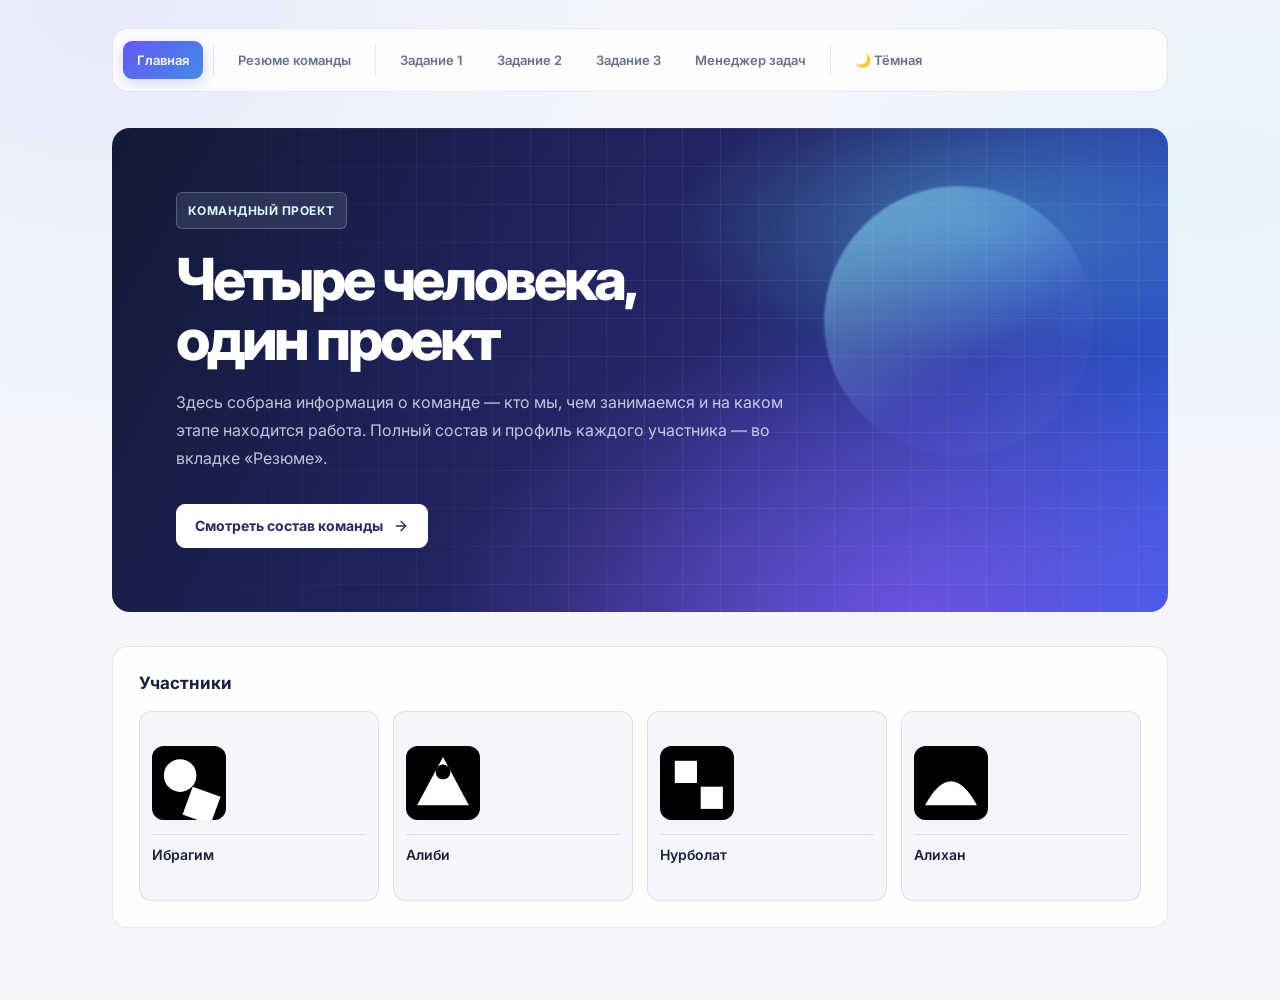
<file: index.html>
<!DOCTYPE html>
<html lang="ru">
<head>
  <meta charset="UTF-8">
  <meta name="viewport" content="width=device-width, initial-scale=1.0">
  <title>Команда — Резюме, Проект и Задания</title>
  <meta name="description" content="Учебный сайт команды: профили участников, практические задания и менеджер задач.">
  <link rel="icon" href="data:image/svg+xml,%3Csvg xmlns='http://www.w3.org/2000/svg' viewBox='0 0 100 100'%3E%3Crect width='100' height='100' rx='22'/%3E%3Ccircle cx='50' cy='50' r='24' fill='%23fff'/%3E%3C/svg%3E">
  <link rel="preconnect" href="https://fonts.googleapis.com">
  <link rel="preconnect" href="https://fonts.gstatic.com" crossorigin>
  <link rel="stylesheet" href="https://fonts.googleapis.com/css2?family=Inter:wght@400;500;600;700;800&display=swap">
  <link rel="stylesheet" href="css/style.css">
  <script>try{var t=localStorage.getItem('theme');if(t!=='dark'&&t!=='light')t=matchMedia('(prefers-color-scheme: dark)').matches?'dark':'light';document.documentElement.dataset.theme=t}catch(e){}</script>
</head>
<body>

<svg width="0" height="0" style="position:absolute" aria-hidden="true">
  <defs>
    <symbol id="avatar-p1" viewBox="0 0 100 100">
      <rect width="100" height="100" fill="#000"/>
      <circle cx="38" cy="40" r="22" fill="#fff"/>
      <rect x="55" y="55" width="40" height="40" fill="#fff" transform="rotate(20 55 55)"/>
    </symbol>
    <symbol id="avatar-p2" viewBox="0 0 100 100">
      <rect width="100" height="100" fill="#000"/>
      <polygon points="50,15 85,80 15,80" fill="#fff"/>
      <circle cx="50" cy="35" r="10" fill="#000"/>
    </symbol>
    <symbol id="avatar-p3" viewBox="0 0 100 100">
      <rect width="100" height="100" fill="#000"/>
      <rect x="20" y="20" width="30" height="30" fill="#fff"/>
      <rect x="55" y="55" width="30" height="30" fill="#fff"/>
    </symbol>
    <symbol id="avatar-p4" viewBox="0 0 100 100">
      <rect width="100" height="100" fill="#000"/>
      <path d="M15 80 Q50 15 85 80 Z" fill="#fff"/>
    </symbol>
  </defs>
</svg>

<div class="wrap">
  <dialog id="todo-create-dialog" class="todo-detail-dialog todo-create-dialog" aria-labelledby="todo-create-dialog-title">
    <div class="todo-user-dialog-header">
      <h2 id="todo-create-dialog-title">Добавить задачу</h2>
      <button class="todo-user-dialog-close" type="button" data-action="todo-create-close" aria-label="Закрыть окно">×</button>
    </div>
    <form id="todo-create-form" class="todo-form todo-create-form todo-dialog-edit-form" data-todo-form="create">
      <label>Название задачи
        <input name="todo" type="text" required maxlength="200" placeholder="Например, проверить CRUD">
      </label>
      <label>Пользователь
        <select name="userId" required></select>
      </label>
      <label class="todo-checkbox-label">
        <input name="completed" type="checkbox"> Выполнена
      </label>
      <div class="todo-detail-actions">
        <button class="todo-open-button" type="submit">Добавить задачу</button>
        <button class="todo-open-button" type="button" data-action="todo-create-close">Отмена</button>
      </div>
    </form>
  </dialog>
  <nav class="navbar" id="navbar">
    <button class="active" data-page="home">Главная</button>
    <div class="nav-divider"></div>
    <button data-page="resume">Резюме команды</button>
    <div class="nav-divider"></div>
    <button data-page="task1">Задание 1</button>
    <button data-page="task2">Задание 2</button>
    <button data-page="task3">Задание 3</button>
    <button data-page="todos">Менеджер задач</button>
    <div class="nav-divider"></div>
    <button id="theme-toggle-btn" class="theme-toggle" data-action="toggle-theme" type="button">🌙 Тёмная</button>
    <div id="member-tabs" hidden>
      <div class="nav-divider"></div>
      <button class="active" data-target="p1" data-member="p1">Ибрагим</button>
      <button data-target="p2" data-member="p2">Алиби</button>
      <button data-target="p3" data-member="p3">Нурболат</button>
      <button data-target="p4" data-member="p4">Алихан</button>
    </div>
  </nav>

  <section class="page active" id="page-home">
    <div class="hero">
      <p class="kicker">Командный проект</p>
      <h1>Четыре человека, один проект</h1>
      <p>Здесь собрана информация о команде — кто мы, чем занимаемся и на каком этапе находится работа. Полный состав и профиль каждого участника — во вкладке «Резюме».</p>
      <button class="cta" data-action="open-member" data-member="p1">
        Смотреть состав команды
        <svg viewBox="0 0 24 24" fill="none" stroke="currentColor" stroke-width="2" stroke-linecap="round" stroke-linejoin="round"><line x1="5" y1="12" x2="19" y2="12"></line><polyline points="12 5 19 12 12 19"></polyline></svg>
      </button>
    </div>

    <div class="roster">
      <p class="label">Участники</p>
      <div class="roster-grid">
        <button class="roster-item" data-action="open-member" data-member="p1">
          <div class="avatar"><svg viewBox="0 0 100 100"><use href="#avatar-p1"/></svg></div>
          <div class="name">Ибрагим</div>
        </button>
        <button class="roster-item" data-action="open-member" data-member="p2">
          <div class="avatar"><svg viewBox="0 0 100 100"><use href="#avatar-p2"/></svg></div>
          <div class="name">Алиби</div>
        </button>
        <button class="roster-item" data-action="open-member" data-member="p3">
          <div class="avatar"><svg viewBox="0 0 100 100"><use href="#avatar-p3"/></svg></div>
          <div class="name">Нурболат</div>
        </button>
        <button class="roster-item" data-action="open-member" data-member="p4">
          <div class="avatar"><svg viewBox="0 0 100 100"><use href="#avatar-p4"/></svg></div>
          <div class="name">Алихан</div>
        </button>
      </div>
    </div>
  </section>

  <section class="page" id="page-task1">
    <div class="masthead">
      <h1>Практическое задание 1</h1>
      <p>Работа с DOM-деревом на JavaScript</p>
    </div>

    <div class="section">
      <h3>Условие задачи</h3>
      <ul class="highlights">
        <li>Найдите элемент по ID и измените его текст на «Привет, мир!».</li>
        <li>Создайте новый элемент &lt;div&gt; с классом <mark>new-div</mark> и текстом «Я новый элемент», добавив его в конец &lt;body&gt;.</li>
        <li>Удалите элемент с классом <mark>old-element</mark>.</li>
        <li>Создайте абзац с текстом «Это изменяемый абзац.» и изменяйте его цвет и размер шрифта по клику.</li>
      </ul>
    </div>

    <div class="section">
      <h3>Результат выполнения</h3>
      <div id="target-element" class="task1-target">Исходный текст элемента.</div>
      <div class="old-element task1-old-element">Этот элемент будет удалён скриптом.</div>
      <div id="task1-result"></div>
      <button class="cta task1-create-button" data-action="create-task1-element">Создать новый элемент</button>
    </div>
  </section>

  <section class="page" id="page-task2">
    <div class="masthead">
      <h1>Задание 2: Управление классами</h1>
      <p>Переключение класса active и вывод списка классов</p>
    </div>

    <div class="task-box">
      <div id="task2-target-element" class="demo-box card feature">Тестовый блок</div>

      <div class="actions">
        <button id="toggle-btn" class="cta-btn" data-action="toggle-task2-class">Переключить класс active</button>
      </div>

      <div class="output-section">
        <h3>Список классов элемента:</h3>
        <p id="class-list-output" class="class-list-badge">Загрузка...</p>
      </div>
    </div>
  </section>

  <section class="page" id="page-task3">
    <div class="masthead">
      <h1>Задание 3: Генератор таблицы и статистика</h1>
      <p>Создание таблицы заданного размера, изменение цвета ячеек и подсчет</p>
    </div>

    <div class="task-box">
      <div class="controls-group table-controls">
        <label>Строк: <input type="number" id="table-rows" min="1" max="20" value="3"></label>
        <label>Столбцов: <input type="number" id="table-cols" min="1" max="20" value="3"></label>
        <label>Цвет заливки: <input type="color" id="cell-color-picker" value="#3b82f6"></label>
        <button class="cta-btn" data-action="generate-table">Создать таблицу</button>
      </div>

      <div id="table-container" class="table-container"></div>

      <div class="output-section table-output">
        <h3>Статистика цветов:</h3>
        <p id="color-stats-output">Кликните по ячейкам таблицы, чтобы изменить их цвет.</p>
      </div>
    </div>
  </section>

  <section class="page" id="page-todos">
    <div class="masthead">
      <h1>Менеджер задач</h1>
      <p>Соберите дела в одном месте, отмечайте прогресс и быстро находите нужное.</p>
      <p class="todo-api-note">Данные задач загружаются из DummyJSON. Добавление, изменение и удаление задач имитируются и сбрасываются после перезагрузки страницы.</p>
    </div>
    <div class="task-box todo-manager">
      <div class="todo-toolbar">
        <div class="todo-overview">
          <p id="todo-count" class="todo-count" aria-live="polite">Загрузка задач…</p>
          <p id="todo-summary" class="todo-summary">Считаем задачи…</p>
          <div class="todo-progress" role="progressbar" aria-label="Выполненные задачи" aria-valuemin="0" aria-valuemax="100" aria-valuenow="0">
            <span id="todo-progress-fill"></span>
          </div>
        </div>
        <div class="todo-toolbar-actions">
          <button class="cta-btn todo-create-toggle" type="button" data-action="todo-create-toggle" aria-expanded="false" aria-controls="todo-create-form"><span aria-hidden="true">＋</span> Добавить задачу</button>
          <button class="cta-btn todo-refresh-button" type="button" data-action="todos-refresh"><svg viewBox="0 0 24 24" fill="none" stroke="currentColor" stroke-width="1.8" stroke-linecap="round" stroke-linejoin="round" aria-hidden="true"><path d="M20 7v5h-5"></path><path d="M4 17v-5h5"></path><path d="M5.6 9a7 7 0 0 1 11.6-2L20 12M4 12l2.8 5a7 7 0 0 0 11.6-2"></path></svg> Обновить</button>
        </div>
      </div>
      <div class="todo-filters">
        <div class="todo-filter-field todo-filter-search">
          <label for="todo-search">Найти задачу</label>
          <div class="todo-search-control">
            <svg viewBox="0 0 24 24" fill="none" stroke="currentColor" stroke-width="1.8" stroke-linecap="round" aria-hidden="true"><circle cx="11" cy="11" r="7"></circle><path d="m16 16 4 4"></path></svg>
            <input id="todo-search" type="search" placeholder="Название, ID задачи или пользователя">
            <button id="todo-search-clear" class="todo-search-clear" type="button" data-action="todo-search-clear" aria-label="Очистить поиск" title="Очистить поиск" hidden>×</button>
          </div>
        </div>
        <div class="todo-filter-field">
          <label for="todo-filter">Показать</label>
          <select id="todo-filter">
            <option value="all">Все задачи</option>
            <option value="active">В работе</option>
            <option value="completed">Выполненные</option>
          </select>
        </div>
        <div class="todo-filter-field">
          <label for="todo-user-filter">Пользователь</label>
          <select id="todo-user-filter"><option value="all">Все пользователи</option></select>
        </div>
        <div id="todo-sort-field"></div>
      </div>
      <p id="todo-notice" class="todo-notice" role="status" aria-live="polite"></p>
      <div id="todo-list" class="todo-list"></div>
      <nav id="todo-pagination" class="todo-pagination" aria-label="Страницы задач" hidden>
        <button class="todo-open-button" type="button" data-action="todo-page" data-direction="-1">Назад</button>
        <span data-page-label aria-live="polite">Страница 1</span>
        <button class="todo-open-button" type="button" data-action="todo-page" data-direction="1">Дальше</button>
      </nav>
    </div>
  </section>

  <section class="page user-profile-page" id="page-user">
    <div class="masthead">
      <a class="todo-open-button user-profile-back" href="#todos">← К менеджеру задач</a>
      <h1 id="user-profile-title">Профиль пользователя</h1>
      <p>Данные загружены из DummyJSON.</p>
    </div>
    <div id="user-profile-content" class="task-box user-profile-content" aria-live="polite"></div>
  </section>

  <dialog id="todo-detail-dialog" class="todo-detail-dialog" aria-labelledby="todo-detail-dialog-title">
    <div class="todo-user-dialog-header">
      <h2 id="todo-detail-dialog-title">Детали задачи</h2>
      <button class="todo-user-dialog-close" type="button" data-action="todo-detail-close" aria-label="Закрыть окно">×</button>
    </div>
    <div id="todo-detail-dialog-content" class="todo-detail-dialog-content" aria-live="polite"></div>
  </dialog>

  <dialog id="todo-user-dialog" class="todo-user-dialog" aria-labelledby="todo-user-dialog-title">
    <div class="todo-user-dialog-header">
      <h2 id="todo-user-dialog-title">Данные пользователя</h2>
      <button class="todo-user-dialog-close" type="button" data-action="todo-user-close" aria-label="Закрыть окно">×</button>
    </div>
    <div id="todo-user-dialog-content" class="todo-user-dialog-content" aria-live="polite"></div>
  </dialog>

  <section class="page" id="page-resume">
    <div class="masthead">
      <h1>Состав команды</h1>
      <p>Четыре участника — один проект</p>
    </div>

    <div class="panel active" id="p1">
      <div class="profile-head">
        <div class="avatar-box"><svg viewBox="0 0 100 100"><use href="#avatar-p1"/></svg></div>
        <div class="info">
          <h2>Эгембердиев Ибрагим</h2>
          <div class="role">Начинающий Java-разработчик</div>
          <div class="meta"><div><strong>19</strong> лет</div></div>
        </div>
      </div>

      <div class="section">
        <h3>О себе</h3>
        <p class="bio">Изучает Java и делает первые проекты, нацелен на рост в разработке. Собирает практический опыт и постепенно расширяет портфолио.</p>
      </div>

      <div class="section">
        <h3>Направление</h3>
        <div class="chips">
          <span class="chip">Java</span>
          <span class="chip">Backend</span>
          <span class="chip">Учебные проекты</span>
        </div>
      </div>

      <div class="section">
        <h3>Ключевые моменты</h3>
        <ul class="highlights">
          <li>Изучает Java и основы бэкенд-разработки</li>
          <li>Работает над первыми практическими проектами</li>
          <li>Нацелен на постепенный рост и расширение портфолио</li>
        </ul>
      </div>
    </div>

    <div class="panel" id="p2">
      <div class="profile-head">
        <div class="avatar-box"><svg viewBox="0 0 100 100"><use href="#avatar-p2"/></svg></div>
        <div class="info">
          <h2>Алиби Тулеугалиев</h2>
          <div class="role">Студент, спортсмен и организатор</div>
          <div class="meta"><div><strong>3</strong> курс</div></div>
        </div>
      </div>

      <div class="section">
        <h3>О себе</h3>
        <p class="bio">Бывший капитан областной сборной по волейболу, организатор турниров по армрестлингу и в прошлом участник школьных олимпиад. Амбициозен в учёбе и спорте, а главную ценность видит в том, чтобы быть хорошим сыном для своих родителей.</p>
      </div>

      <div class="section">
        <h3>Направление</h3>
        <div class="chips">
          <span class="chip">Волейбол</span>
          <span class="chip">Армрестлинг</span>
          <span class="chip">Организация турниров</span>
          <span class="chip">Олимпиады</span>
        </div>
      </div>

      <div class="section">
        <h3>Достижения и опыт</h3>
        <ul class="highlights">
          <li>Капитан областной сборной по волейболу</li>
          <li>Организатор турниров по армрестлингу</li>
          <li>Участник школьных олимпиад</li>
          <li>Совмещает учёбу, спорт и организаторскую деятельность</li>
        </ul>
      </div>
    </div>

    <div class="panel" id="p3">
      <div class="profile-head">
        <div class="avatar-box"><svg viewBox="0 0 100 100"><use href="#avatar-p3"/></svg></div>
        <div class="info">
          <h2>Оралов Нурболат</h2>
          <div class="role">Вычислительная техника и ПО</div>
          <div class="meta"><div><strong>3</strong> курс, AIU</div></div>
        </div>
      </div>

      <div class="section">
        <h3>О себе</h3>
        <p class="bio">Изучает вычислительную технику и программное обеспечение в Astana International University, развивает техническую базу для будущих проектов в IT.</p>
      </div>

      <div class="section">
        <h3>Направление</h3>
        <div class="chips">
          <span class="chip">Вычислительная техника</span>
          <span class="chip">Программное обеспечение</span>
          <span class="chip">AIU</span>
        </div>
      </div>

      <div class="section">
        <h3>Ключевые моменты</h3>
        <ul class="highlights">
          <li>3 курс, Astana International University</li>
          <li>Специальность — вычислительная техника и ПО</li>
          <li>Развивает техническую базу для будущих IT-проектов</li>
        </ul>
      </div>
    </div>

    <div class="panel" id="p4">
      <div class="profile-head">
        <div class="avatar-box"><svg viewBox="0 0 100 100"><use href="#avatar-p4"/></svg></div>
        <div class="info">
          <h2>Полатов Алихан</h2>
          <div class="role">Предприниматель</div>
          <div class="meta"><div><strong>19</strong> лет</div></div>
        </div>
      </div>

      <div class="section">
        <h3>О себе</h3>
        <p class="bio">Я развиваюсь в предпринимательстве и работаю над собственными проектами. Изучаю потребности аудитории, ищу перспективные идеи и проверяю их на практике, чтобы превращать удачные гипотезы в полезные решения.</p>
      </div>

      <div class="section">
        <h3>Направление</h3>
        <div class="chips">
          <span class="chip">Предпринимательство</span>
          <span class="chip">Поиск идей</span>
          <span class="chip">Тестирование гипотез</span>
          <span class="chip">Анализ аудитории</span>
          <span class="chip">Развитие проектов</span>
        </div>
      </div>

      <div class="section">
        <h3>Ключевые моменты</h3>
        <ul class="highlights">
          <li>Развиваю предпринимательское мышление и навыки управления проектами</li>
          <li>Ищу и тестирую идеи для собственных проектов</li>
          <li>Изучаю интересы аудитории и собираю обратную связь</li>
          <li>Улучшаю навыки планирования, презентации и работы с задачами</li>
          <li>Работаю над запуском и развитием собственных инициатив</li>
        </ul>
      </div>

      <div class="section">
        <h3>Цели</h3>
        <p class="bio">Хочу создавать проекты, которые решают реальные задачи людей, развивать их шаг за шагом и собирать вокруг них сильную команду.</p>
      </div>
    </div>
  </section>
</div>
<script src="js/fake-api.js"></script>
<script src="js/script.js"></script>
</body>
</html>
</file>
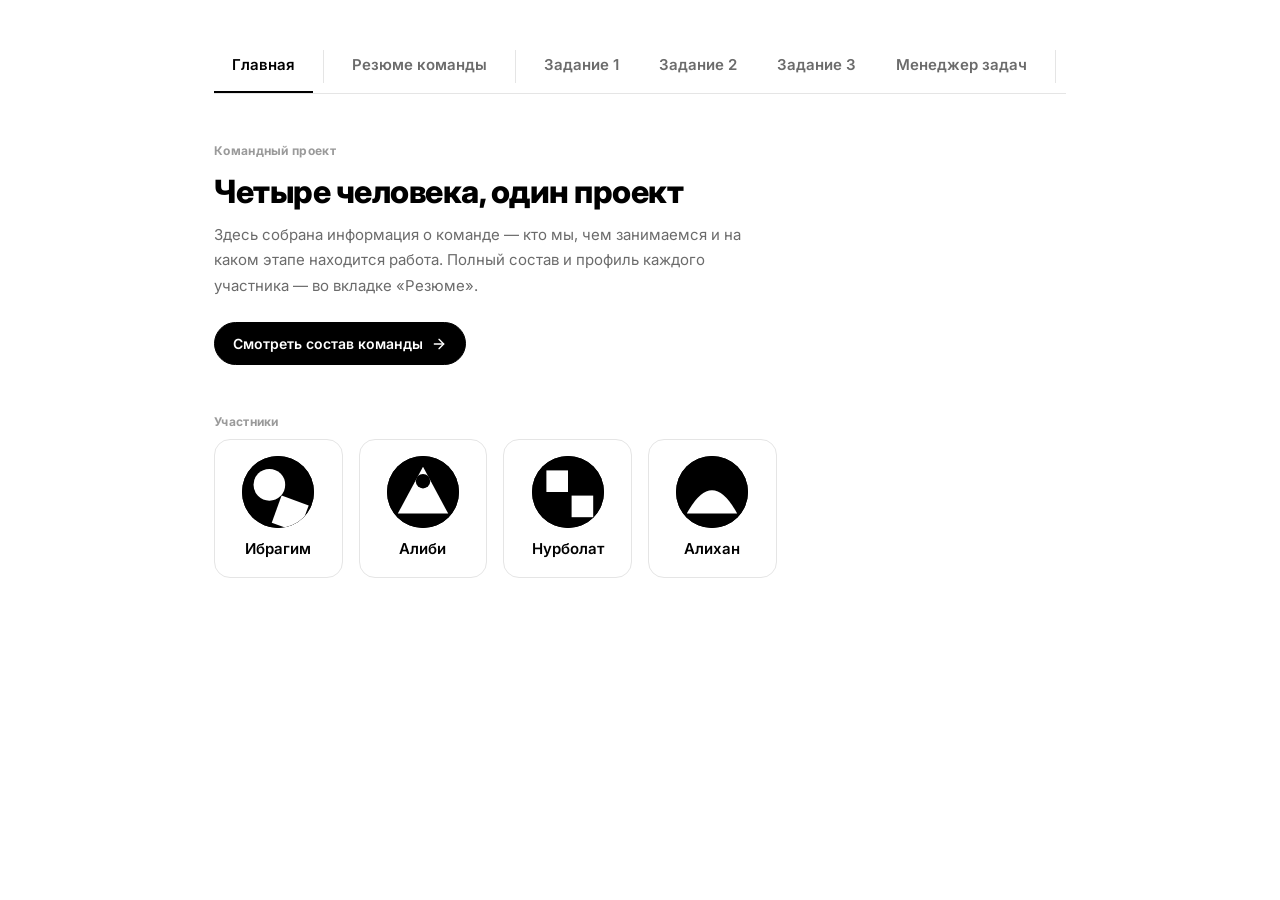
<file: project/index.html>
<!DOCTYPE html>
<html lang="ru">
<head>
  <meta charset="UTF-8">
  <meta name="viewport" content="width=device-width, initial-scale=1.0">
  <title>Команда — Резюме, Проект и Задания</title>
  <meta name="description" content="Учебный сайт команды: профили участников, практические задания и менеджер задач.">
  <link rel="icon" href="data:image/svg+xml,%3Csvg xmlns='http://www.w3.org/2000/svg' viewBox='0 0 100 100'%3E%3Crect width='100' height='100' rx='22'/%3E%3Ccircle cx='50' cy='50' r='24' fill='%23fff'/%3E%3C/svg%3E">
  <link rel="preconnect" href="https://fonts.googleapis.com">
  <link rel="preconnect" href="https://fonts.gstatic.com" crossorigin>
  <link rel="stylesheet" href="https://fonts.googleapis.com/css2?family=Inter:wght@400;500;600;700;800&display=swap">
  <link rel="stylesheet" href="css/style.css">
  <script>try{var t=localStorage.getItem('theme');if(t!=='dark'&&t!=='light')t=matchMedia('(prefers-color-scheme: dark)').matches?'dark':'light';document.documentElement.dataset.theme=t}catch(e){}</script>
</head>
<body>

<svg width="0" height="0" style="position:absolute" aria-hidden="true">
  <defs>
    <symbol id="avatar-p1" viewBox="0 0 100 100">
      <rect width="100" height="100" fill="#000"/>
      <circle cx="38" cy="40" r="22" fill="#fff"/>
      <rect x="55" y="55" width="40" height="40" fill="#fff" transform="rotate(20 55 55)"/>
    </symbol>
    <symbol id="avatar-p2" viewBox="0 0 100 100">
      <rect width="100" height="100" fill="#000"/>
      <polygon points="50,15 85,80 15,80" fill="#fff"/>
      <circle cx="50" cy="35" r="10" fill="#000"/>
    </symbol>
    <symbol id="avatar-p3" viewBox="0 0 100 100">
      <rect width="100" height="100" fill="#000"/>
      <rect x="20" y="20" width="30" height="30" fill="#fff"/>
      <rect x="55" y="55" width="30" height="30" fill="#fff"/>
    </symbol>
    <symbol id="avatar-p4" viewBox="0 0 100 100">
      <rect width="100" height="100" fill="#000"/>
      <path d="M15 80 Q50 15 85 80 Z" fill="#fff"/>
    </symbol>
  </defs>
</svg>

<div class="wrap">
  <nav class="navbar" id="navbar">
    <button class="active" data-page="home">Главная</button>
    <div class="nav-divider"></div>
    <button data-page="resume">Резюме команды</button>
    <div class="nav-divider"></div>
    <button data-page="task1">Задание 1</button>
    <button data-page="task2">Задание 2</button>
    <button data-page="task3">Задание 3</button>
    <button data-page="todos">Менеджер задач</button>
    <div class="nav-divider"></div>
    <button id="theme-toggle-btn" data-action="toggle-theme" type="button">🌙 Тёмная</button>
    <div id="member-tabs" hidden>
      <div class="nav-divider"></div>
      <button class="active" data-target="p1" data-member="p1">Ибрагим</button>
      <button data-target="p2" data-member="p2">Алиби</button>
      <button data-target="p3" data-member="p3">Нурболат</button>
      <button data-target="p4" data-member="p4">Алихан</button>
    </div>
  </nav>

  <section class="page active" id="page-home">
    <div class="hero">
      <p class="kicker">Командный проект</p>
      <h1>Четыре человека, один проект</h1>
      <p>Здесь собрана информация о команде — кто мы, чем занимаемся и на каком этапе находится работа. Полный состав и профиль каждого участника — во вкладке «Резюме».</p>
      <button class="cta" data-action="open-member" data-member="p1">
        Смотреть состав команды
        <svg viewBox="0 0 24 24" fill="none" stroke="currentColor" stroke-width="2" stroke-linecap="round" stroke-linejoin="round"><line x1="5" y1="12" x2="19" y2="12"></line><polyline points="12 5 19 12 12 19"></polyline></svg>
      </button>
    </div>

    <div class="roster">
      <p class="label">Участники</p>
      <div class="roster-grid">
        <button class="roster-item" data-action="open-member" data-member="p1">
          <div class="avatar"><svg viewBox="0 0 100 100"><use href="#avatar-p1"/></svg></div>
          <div class="name">Ибрагим</div>
        </button>
        <button class="roster-item" data-action="open-member" data-member="p2">
          <div class="avatar"><svg viewBox="0 0 100 100"><use href="#avatar-p2"/></svg></div>
          <div class="name">Алиби</div>
        </button>
        <button class="roster-item" data-action="open-member" data-member="p3">
          <div class="avatar"><svg viewBox="0 0 100 100"><use href="#avatar-p3"/></svg></div>
          <div class="name">Нурболат</div>
        </button>
        <button class="roster-item" data-action="open-member" data-member="p4">
          <div class="avatar"><svg viewBox="0 0 100 100"><use href="#avatar-p4"/></svg></div>
          <div class="name">Алихан</div>
        </button>
      </div>
    </div>
  </section>

  <section class="page" id="page-task1">
    <div class="masthead">
      <h1>Практическое задание 1</h1>
      <p>Работа с DOM-деревом на JavaScript</p>
    </div>

    <div class="section">
      <h3>Условие задачи</h3>
      <ul class="highlights">
        <li>Найдите элемент по ID и измените его текст на «Привет, мир!».</li>
        <li>Создайте новый элемент &lt;div&gt; с классом <mark>new-div</mark> и текстом «Я новый элемент», добавив его в конец &lt;body&gt;.</li>
        <li>Удалите элемент с классом <mark>old-element</mark>.</li>
        <li>Создайте абзац с текстом «Это изменяемый абзац.» и изменяйте его цвет и размер шрифта по клику.</li>
      </ul>
    </div>

    <div class="section">
      <h3>Результат выполнения</h3>
      <div id="target-element" class="task1-target">Исходный текст элемента.</div>
      <div class="old-element task1-old-element">Этот элемент будет удалён скриптом.</div>
      <div id="task1-result"></div>
      <button class="cta task1-create-button" data-action="create-task1-element">Создать новый элемент</button>
    </div>
  </section>

  <section class="page" id="page-task2">
    <div class="masthead">
      <h1>Задание 2: Управление классами</h1>
      <p>Переключение класса active и вывод списка классов</p>
    </div>

    <div class="task-box">
      <div id="task2-target-element" class="demo-box card feature">Тестовый блок</div>

      <div class="actions">
        <button class="cta-btn" data-action="toggle-task2-class">Переключить класс active</button>
      </div>

      <div class="output-section">
        <h3>Список классов элемента:</h3>
        <p id="class-list-output">Загрузка...</p>
      </div>
    </div>
  </section>

  <section class="page" id="page-task3">
    <div class="masthead">
      <h1>Задание 3: Генератор таблицы и статистика</h1>
      <p>Создание таблицы заданного размера, изменение цвета ячеек и подсчет</p>
    </div>

    <div class="task-box">
      <div class="table-controls">
        <label>Строк: <input type="number" id="table-rows" min="1" max="20" value="3"></label>
        <label>Столбцов: <input type="number" id="table-cols" min="1" max="20" value="3"></label>
        <label>Цвет заливки: <input type="color" id="cell-color-picker" value="#3b82f6"></label>
        <button class="cta-btn" data-action="generate-table">Создать таблицу</button>
      </div>

      <div id="table-container" class="table-container"></div>

      <div class="output-section table-output">
        <h3>Статистика цветов:</h3>
        <p id="color-stats-output">Кликните по ячейкам таблицы, чтобы изменить их цвет.</p>
      </div>
    </div>
  </section>

  <section class="page" id="page-todos">
    <div class="masthead">
      <h1>Менеджер задач</h1>
      <p>Соберите дела в одном месте, отмечайте прогресс и быстро находите нужное.</p>
      <p class="todo-api-note">Данные задач загружаются из DummyJSON. Добавление, изменение и удаление задач имитируются и сбрасываются после перезагрузки страницы.</p>
    </div>
    <div class="task-box todo-manager">
      <div class="todo-toolbar">
        <div class="todo-overview">
          <p id="todo-count" class="todo-count" aria-live="polite">Загрузка задач…</p>
          <p id="todo-summary" class="todo-summary">Считаем задачи…</p>
          <div class="todo-progress" role="progressbar" aria-label="Выполненные задачи" aria-valuemin="0" aria-valuemax="100" aria-valuenow="0">
            <span id="todo-progress-fill"></span>
          </div>
        </div>
        <div class="todo-toolbar-actions">
          <button class="cta-btn todo-create-toggle" type="button" data-action="todo-create-toggle" aria-expanded="false" aria-controls="todo-create-form"><span aria-hidden="true">＋</span> Добавить задачу</button>
          <button class="cta-btn todo-refresh-button" type="button" data-action="todos-refresh"><svg viewBox="0 0 24 24" fill="none" stroke="currentColor" stroke-width="1.8" stroke-linecap="round" stroke-linejoin="round" aria-hidden="true"><path d="M20 7v5h-5"></path><path d="M4 17v-5h5"></path><path d="M5.6 9a7 7 0 0 1 11.6-2L20 12M4 12l2.8 5a7 7 0 0 0 11.6-2"></path></svg> Обновить</button>
        </div>
      </div>
      <form id="todo-create-form" class="todo-form todo-create-form" data-todo-form="create" hidden>
        <label>Название задачи
          <input name="todo" type="text" required maxlength="200" placeholder="Например, проверить CRUD">
        </label>
        <label>ID пользователя
          <input name="userId" type="number" min="1" step="1" value="1" required>
        </label>
        <label class="todo-checkbox-label">
          <input name="completed" type="checkbox"> Выполнена
        </label>
        <button class="todo-open-button" type="submit">Добавить задачу</button>
      </form>
      <div class="todo-filters">
        <div class="todo-filter-field todo-filter-search">
          <label for="todo-search">Найти задачу</label>
          <div class="todo-search-control">
            <svg viewBox="0 0 24 24" fill="none" stroke="currentColor" stroke-width="1.8" stroke-linecap="round" aria-hidden="true"><circle cx="11" cy="11" r="7"></circle><path d="m16 16 4 4"></path></svg>
            <input id="todo-search" type="search" placeholder="Название, ID задачи или пользователя">
            <button id="todo-search-clear" class="todo-search-clear" type="button" data-action="todo-search-clear" aria-label="Очистить поиск" title="Очистить поиск" hidden>×</button>
          </div>
        </div>
        <div class="todo-filter-field">
          <label for="todo-filter">Показать</label>
          <select id="todo-filter">
            <option value="all">Все задачи</option>
            <option value="active">В работе</option>
            <option value="completed">Выполненные</option>
          </select>
        </div>
        <div id="todo-sort-field"></div>
      </div>
      <p id="todo-notice" class="todo-notice" role="status" aria-live="polite"></p>
      <div id="todo-list" class="todo-list"></div>
      <nav id="todo-pagination" class="todo-pagination" aria-label="Страницы задач" hidden>
        <button class="todo-open-button" type="button" data-action="todo-page" data-direction="-1">Назад</button>
        <span data-page-label aria-live="polite">Страница 1</span>
        <button class="todo-open-button" type="button" data-action="todo-page" data-direction="1">Дальше</button>
      </nav>
    </div>
  </section>

  <section class="page" id="page-user">
    <div class="masthead">
      <a class="todo-open-button user-profile-back" href="#todos">← К менеджеру задач</a>
      <h1 id="user-profile-title">Профиль пользователя</h1>
      <p>Данные загружены из DummyJSON.</p>
    </div>
    <div id="user-profile-content" class="task-box user-profile-content" aria-live="polite"></div>
  </section>

  <dialog id="todo-detail-dialog" class="todo-detail-dialog" aria-labelledby="todo-detail-dialog-title">
    <div class="todo-user-dialog-header">
      <h2 id="todo-detail-dialog-title">Детали задачи</h2>
      <button class="todo-user-dialog-close" type="button" data-action="todo-detail-close" aria-label="Закрыть окно">×</button>
    </div>
    <div id="todo-detail-dialog-content" class="todo-detail-dialog-content" aria-live="polite"></div>
  </dialog>

  <dialog id="todo-user-dialog" class="todo-user-dialog" aria-labelledby="todo-user-dialog-title">
    <div class="todo-user-dialog-header">
      <h2 id="todo-user-dialog-title">Данные пользователя</h2>
      <button class="todo-user-dialog-close" type="button" data-action="todo-user-close" aria-label="Закрыть окно">×</button>
    </div>
    <div id="todo-user-dialog-content" class="todo-user-dialog-content" aria-live="polite"></div>
  </dialog>

  <section class="page" id="page-resume">
    <div class="masthead">
      <h1>Состав команды</h1>
      <p>Четыре участника — один проект</p>
    </div>

    <div class="panel active" id="p1">
      <div class="profile-head">
        <div class="avatar-box"><svg viewBox="0 0 100 100"><use href="#avatar-p1"/></svg></div>
        <div class="info">
          <h2>Эгембердиев Ибрагим</h2>
          <div class="role">Начинающий Java-разработчик</div>
          <div class="meta"><div><strong>19</strong> лет</div></div>
        </div>
      </div>

      <div class="section">
        <h3>О себе</h3>
        <p class="bio">Изучает Java и делает первые проекты, нацелен на рост в разработке. Собирает практический опыт и постепенно расширяет портфолио.</p>
      </div>

      <div class="section">
        <h3>Направление</h3>
        <div class="chips">
          <span class="chip">Java</span>
          <span class="chip">Backend</span>
          <span class="chip">Учебные проекты</span>
        </div>
      </div>

      <div class="section">
        <h3>Ключевые моменты</h3>
        <ul class="highlights">
          <li>Изучает Java и основы бэкенд-разработки</li>
          <li>Работает над первыми практическими проектами</li>
          <li>Нацелен на постепенный рост и расширение портфолио</li>
        </ul>
      </div>
    </div>

    <div class="panel" id="p2">
      <div class="profile-head">
        <div class="avatar-box"><svg viewBox="0 0 100 100"><use href="#avatar-p2"/></svg></div>
        <div class="info">
          <h2>Алиби Тулеугалиев</h2>
          <div class="role">Студент, спортсмен и организатор</div>
          <div class="meta"><div><strong>3</strong> курс</div></div>
        </div>
      </div>

      <div class="section">
        <h3>О себе</h3>
        <p class="bio">Бывший капитан областной сборной по волейболу, организатор турниров по армрестлингу и в прошлом участник школьных олимпиад. Амбициозен в учёбе и спорте, а главную ценность видит в том, чтобы быть хорошим сыном для своих родителей.</p>
      </div>

      <div class="section">
        <h3>Направление</h3>
        <div class="chips">
          <span class="chip">Волейбол</span>
          <span class="chip">Армрестлинг</span>
          <span class="chip">Организация турниров</span>
          <span class="chip">Олимпиады</span>
        </div>
      </div>

      <div class="section">
        <h3>Достижения и опыт</h3>
        <ul class="highlights">
          <li>Капитан областной сборной по волейболу</li>
          <li>Организатор турниров по армрестлингу</li>
          <li>Участник школьных олимпиад</li>
          <li>Совмещает учёбу, спорт и организаторскую деятельность</li>
        </ul>
      </div>
    </div>

    <div class="panel" id="p3">
      <div class="profile-head">
        <div class="avatar-box"><svg viewBox="0 0 100 100"><use href="#avatar-p3"/></svg></div>
        <div class="info">
          <h2>Оралов Нурболат</h2>
          <div class="role">Вычислительная техника и ПО</div>
          <div class="meta"><div><strong>3</strong> курс, AIU</div></div>
        </div>
      </div>

      <div class="section">
        <h3>О себе</h3>
        <p class="bio">Изучает вычислительную технику и программное обеспечение в Astana International University, развивает техническую базу для будущих проектов в IT.</p>
      </div>

      <div class="section">
        <h3>Направление</h3>
        <div class="chips">
          <span class="chip">Вычислительная техника</span>
          <span class="chip">Программное обеспечение</span>
          <span class="chip">AIU</span>
        </div>
      </div>

      <div class="section">
        <h3>Ключевые моменты</h3>
        <ul class="highlights">
          <li>3 курс, Astana International University</li>
          <li>Специальность — вычислительная техника и ПО</li>
          <li>Развивает техническую базу для будущих IT-проектов</li>
        </ul>
      </div>
    </div>

    <div class="panel" id="p4">
      <div class="profile-head">
        <div class="avatar-box"><svg viewBox="0 0 100 100"><use href="#avatar-p4"/></svg></div>
        <div class="info">
          <h2>Полатов Алихан</h2>
          <div class="role">Предприниматель</div>
          <div class="meta"><div><strong>19</strong> лет</div></div>
        </div>
      </div>

      <div class="section">
        <h3>О себе</h3>
        <p class="bio">Я развиваюсь в предпринимательстве и работаю над собственными проектами. Изучаю потребности аудитории, ищу перспективные идеи и проверяю их на практике, чтобы превращать удачные гипотезы в полезные решения.</p>
      </div>

      <div class="section">
        <h3>Направление</h3>
        <div class="chips">
          <span class="chip">Предпринимательство</span>
          <span class="chip">Поиск идей</span>
          <span class="chip">Тестирование гипотез</span>
          <span class="chip">Анализ аудитории</span>
          <span class="chip">Развитие проектов</span>
        </div>
      </div>

      <div class="section">
        <h3>Ключевые моменты</h3>
        <ul class="highlights">
          <li>Развиваю предпринимательское мышление и навыки управления проектами</li>
          <li>Ищу и тестирую идеи для собственных проектов</li>
          <li>Изучаю интересы аудитории и собираю обратную связь</li>
          <li>Улучшаю навыки планирования, презентации и работы с задачами</li>
          <li>Работаю над запуском и развитием собственных инициатив</li>
        </ul>
      </div>

      <div class="section">
        <h3>Цели</h3>
        <p class="bio">Хочу создавать проекты, которые решают реальные задачи людей, развивать их шаг за шагом и собирать вокруг них сильную команду.</p>
      </div>
    </div>
  </section>
</div>
<script src="js/fake-api.js"></script>
<script src="js/script.js"></script>
</body>
</html>
</file>
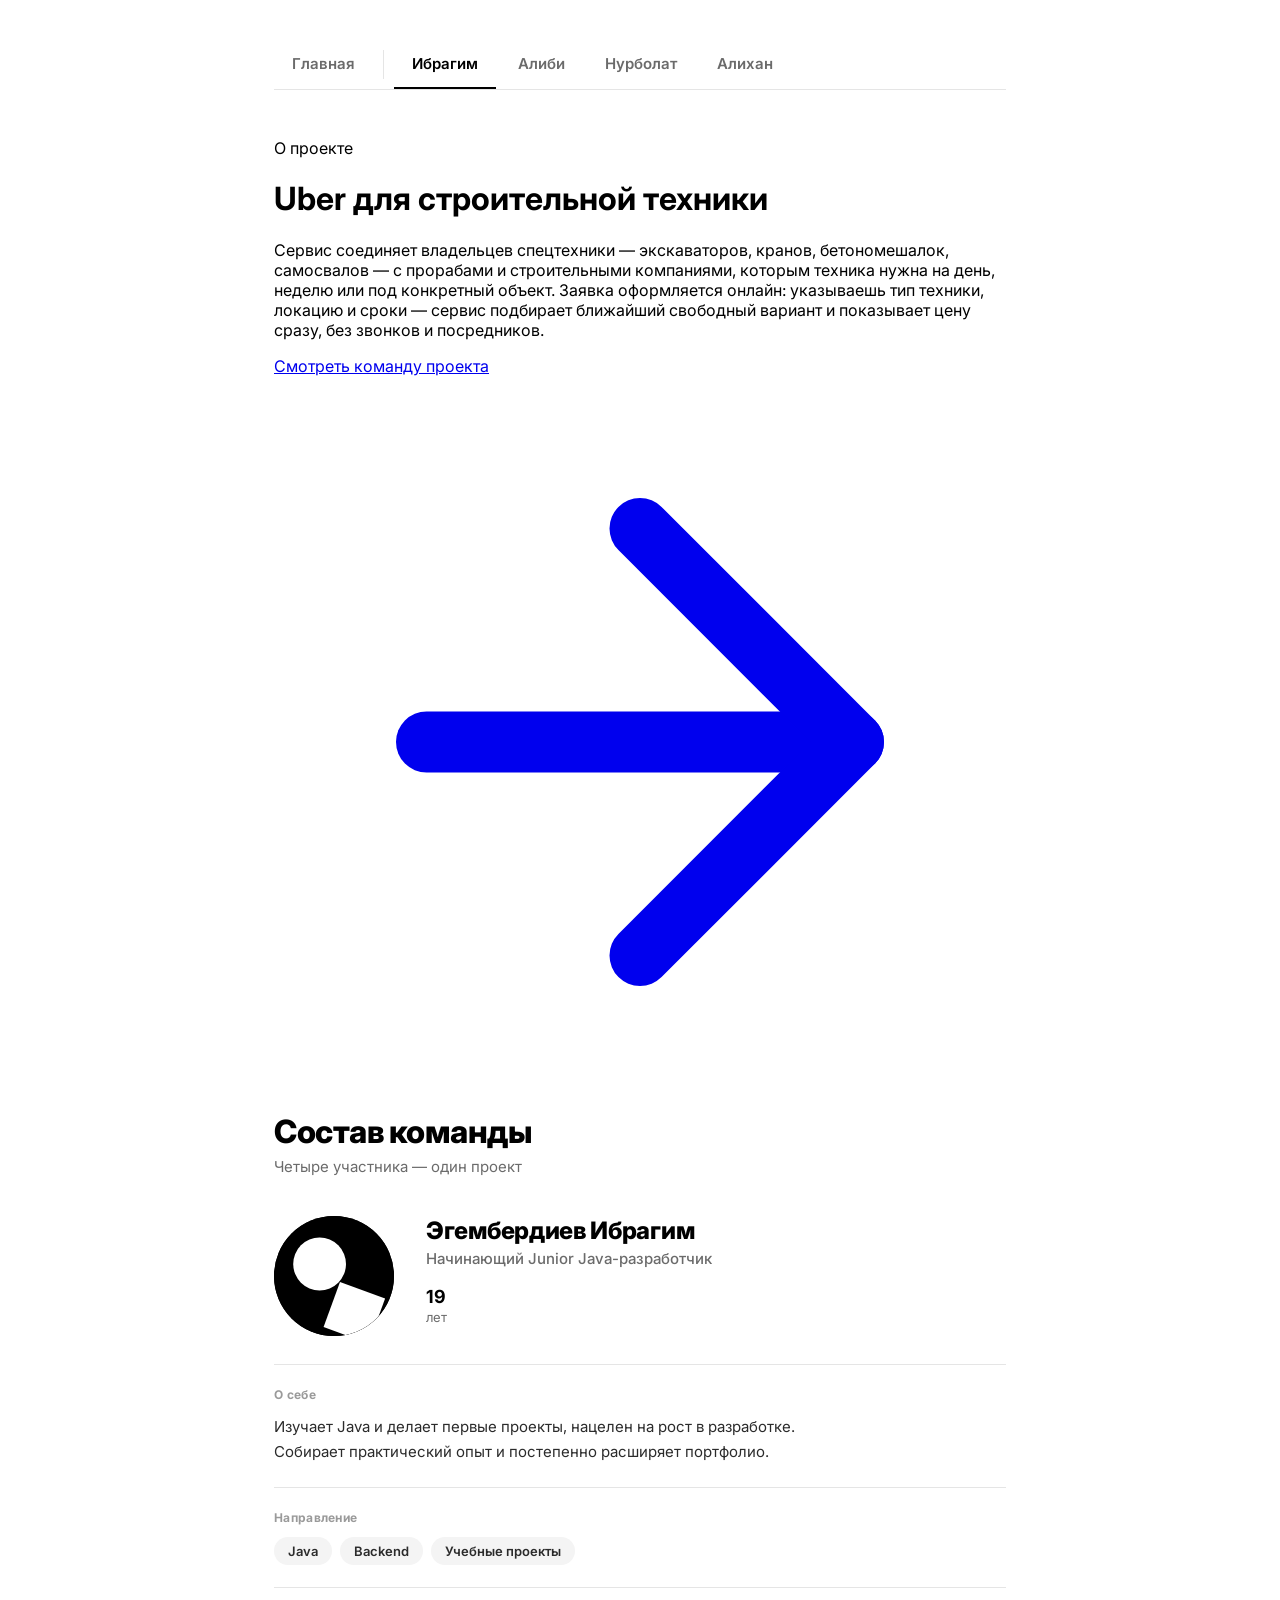
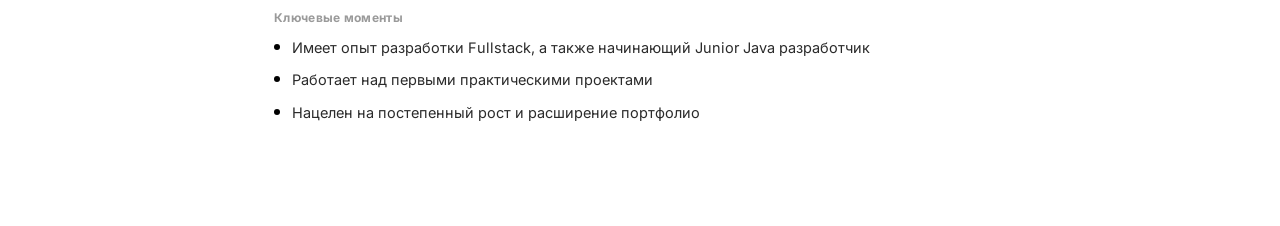
<file: resume.html>
<!DOCTYPE html>
<html lang="ru">
<head>
<meta charset="UTF-8">
<meta name="viewport" content="width=device-width, initial-scale=1.0">
<title>Резюме — Состав команды</title>
<style>
  @import url('https://fonts.googleapis.com/css2?family=Inter:wght@400;500;600;700;800&display=swap');

  :root{
    --bg: #ffffff;
    --ink: #000000;
    --ink-soft: #6b6b6b;
    --ink-faint: #9a9a9a;
    --line: #e5e5e5;
    --chip-bg: #f4f4f4;
  }

  *{ box-sizing: border-box; }

  body{
    margin:0;
    background: var(--bg);
    color: var(--ink);
    font-family: 'Inter', -apple-system, sans-serif;
    min-height: 100vh;
  }

  .wrap{
    max-width: 780px;
    margin: 0 auto;
    padding: 40px 24px 80px;
  }

  /* единый navbar: сайт-навигация + участники команды */
  .navbar{
    display: flex;
    align-items: center;
    border-bottom: 1px solid var(--line);
    margin-bottom: 48px;
    overflow-x: auto;
    gap: 4px;
  }

  .navbar a,
  .navbar button{
    background: none;
    border: none;
    border-bottom: 2px solid transparent;
    padding: 14px 18px;
    font-family: 'Inter', sans-serif;
    font-size: 15px;
    font-weight: 600;
    color: var(--ink-soft);
    text-decoration: none;
    cursor: pointer;
    white-space: nowrap;
    transition: color 0.15s ease, border-color 0.15s ease;
  }

  .navbar a:hover,
  .navbar button:hover{
    color: var(--ink);
  }

  .navbar a.active,
  .navbar button.active{
    color: var(--ink);
    border-bottom-color: var(--ink);
  }

  .nav-divider{
    width: 1px;
    align-self: stretch;
    background: var(--line);
    margin: 10px 6px;
    flex-shrink: 0;
  }

  .masthead{
    margin-bottom: 40px;
  }

  .masthead h1{
    font-size: 32px;
    font-weight: 800;
    letter-spacing: -0.5px;
    margin: 0 0 6px 0;
  }

  .masthead p{
    color: var(--ink-soft);
    font-size: 15px;
    margin: 0;
  }

  /* profile panel */
  .panel{
    display: none;
  }

  .panel.active{
    display: block;
    animation: fade 0.2s ease;
  }

  @keyframes fade{
    from{ opacity: 0; transform: translateY(4px); }
    to{ opacity: 1; transform: translateY(0); }
  }

  .profile-head{
    display: grid;
    grid-template-columns: 120px 1fr;
    gap: 32px;
    margin-bottom: 28px;
  }

  .avatar-box{
    width: 120px;
    height: 120px;
    border-radius: 50%;
    overflow: hidden;
    background: #000;
    flex-shrink: 0;
  }

  .avatar-box svg{
    width:100%;
    height:100%;
    display:block;
  }

  .info h2{
    font-size: 24px;
    font-weight: 800;
    letter-spacing: -0.3px;
    margin: 0 0 4px 0;
  }

  .info .role{
    font-size: 15px;
    font-weight: 500;
    color: var(--ink-soft);
    margin-bottom: 18px;
  }

  .info .meta{
    display:flex;
    gap: 28px;
  }

  .info .meta div{
    font-size: 13px;
    color: var(--ink-soft);
  }

  .info .meta strong{
    display:block;
    font-size: 18px;
    font-weight: 700;
    color: var(--ink);
    margin-bottom: 2px;
  }

  /* секции ниже шапки */
  .section{
    padding-top: 22px;
    border-top: 1px solid var(--line);
    margin-bottom: 22px;
  }

  .section h3{
    font-size: 12px;
    font-weight: 700;
    color: var(--ink-faint);
    letter-spacing: 0.3px;
    margin: 0 0 12px 0;
  }

  .bio{
    font-size: 15px;
    line-height: 1.7;
    color: #2b2b2b;
    max-width: 58ch;
    margin: 0;
    font-weight: 400;
  }

  .chips{
    display: flex;
    flex-wrap: wrap;
    gap: 8px;
  }

  .chip{
    display: inline-block;
    padding: 6px 14px;
    border-radius: 999px;
    background: var(--chip-bg);
    font-size: 13px;
    font-weight: 600;
    color: #2b2b2b;
  }

  .highlights{
    list-style: none;
    margin: 0;
    padding: 0;
    display: grid;
    gap: 10px;
  }

  .highlights li{
    position: relative;
    padding-left: 18px;
    font-size: 14.5px;
    line-height: 1.55;
    color: #2b2b2b;
  }

  .highlights li::before{
    content: "";
    position: absolute;
    left: 0;
    top: 7px;
    width: 6px;
    height: 6px;
    border-radius: 50%;
    background: var(--ink);
  }

  @media (max-width: 560px){
    .profile-head{ grid-template-columns: 1fr; }
    .avatar-box{ width: 88px; height: 88px; }
    .navbar a, .navbar button{ padding: 12px 14px; font-size: 14px; }
  }
</style>
</head>
<body>

<div class="wrap">

  <nav class="navbar" id="navbar">
    <a href="index.html">Главная</a>
    <div class="nav-divider"></div>
    <button class="active" data-target="p1">Ибрагим</button>
    <button data-target="p2">Алиби</button>
    <button data-target="p3">Нурболат</button>
    <button data-target="p4">Алихан</button>
  </nav>
  <div class="hero">
  <p class="kicker">О проекте</p>
  <h1>Uber для строительной техники</h1>
  <p>Сервис соединяет владельцев спецтехники — экскаваторов, кранов, бетономешалок, самосвалов — с прорабами и строительными компаниями, которым техника нужна на день, неделю или под конкретный объект. Заявка оформляется онлайн: указываешь тип техники, локацию и сроки — сервис подбирает ближайший свободный вариант и показывает цену сразу, без звонков и посредников.</p>
  <a class="cta" href="resume.html">
    Смотреть команду проекта
    <svg viewBox="0 0 24 24" fill="none" stroke="currentColor" stroke-width="2" stroke-linecap="round" stroke-linejoin="round"><line x1="5" y1="12" x2="19" y2="12"></line><polyline points="12 5 19 12 12 19"></polyline></svg>
  </a>
</div>
  <div class="masthead">
    <h1>Состав команды</h1>
    <p>Четыре участника — один проект</p>
  </div>

  <!-- Ибрагим -->
  <div class="panel active" id="p1">
    <div class="profile-head">
      <div class="avatar-box">
        <svg viewBox="0 0 100 100">
          <rect width="100" height="100" fill="#000"/>
          <circle cx="38" cy="40" r="22" fill="#fff"/>
          <rect x="55" y="55" width="40" height="40" fill="#fff" transform="rotate(20 55 55)"/>
        </svg>
      </div>
      <div class="info">
        <h2>Эгембердиев Ибрагим</h2>
        <div class="role">Начинающий Junior Java-разработчик</div>
        <div class="meta">
          <div><strong>19</strong>лет</div>
        </div>
      </div>
    </div>

    <div class="section">
      <h3>О себе</h3>
      <p class="bio">Изучает Java и делает первые проекты, нацелен на рост в разработке. Собирает практический опыт и постепенно расширяет портфолио.</p>
    </div>

    <div class="section">
      <h3>Направление</h3>
      <div class="chips">
        <span class="chip">Java</span>
        <span class="chip">Backend</span>
        <span class="chip">Учебные проекты</span>
      </div>
    </div>

    <div class="section">
      <h3>Ключевые моменты</h3>
      <ul class="highlights">
        <li>Имеет опыт разработки Fullstack, а также начинающий Junior Java разработчик</li>
        <li>Работает над первыми практическими проектами</li>
        <li>Нацелен на постепенный рост и расширение портфолио</li>
      </ul>
    </div>
  </div>

  <!-- Алиби -->
  <div class="panel" id="p2">
    <div class="profile-head">
      <div class="avatar-box">
        <svg viewBox="0 0 100 100">
          <rect width="100" height="100" fill="#000"/>
          <polygon points="50,15 85,80 15,80" fill="#fff"/>
          <circle cx="50" cy="35" r="10" fill="#000"/>
        </svg>
      </div>
      <div class="info">
        <h2>Алиби Тулеугалиев</h2>
        <div class="role">Студент, спортсмен и организатор</div>
        <div class="meta">
          <div><strong>3</strong>курс</div>
        </div>
      </div>
    </div>

    <div class="section">
      <h3>О себе</h3>
      <p class="bio">Бывший капитан областной сборной по волейболу, организатор турниров по армрестлингу и в прошлом участник школьных олимпиад. Амбициозен в учёбе и спорте, а главную ценность видит в том, чтобы быть хорошим сыном для своих родителей.
      Сам из Уральска, ЗКО, поступил в Астану, будущий программист Software engineering!
      </p>
    </div>

    <div class="section">
      <h3>Направление</h3>
      <div class="chips">
        <span class="chip">Волейбол</span>
        <span class="chip">Армрестлинг</span>
        <span class="chip">Организация турниров</span>
        <span class="chip">Олимпиады</span>
      </div>
    </div>

    <div class="section">
      <h3>Достижения и опыт</h3>
      <ul class="highlights">
        <li>Капитан областной сборной по волейболу</li>
        <li>Организатор турниров по армрестлингу</li>
        <li>Участник школьных олимпиад</li>
        <li>Совмещает учёбу, спорт и организаторскую деятельность</li>
      </ul>
    </div>
  </div>

  <!-- Нурболат -->
  <div class="panel" id="p3">
    <div class="profile-head">
      <div class="avatar-box">
        <svg viewBox="0 0 100 100">
          <rect width="100" height="100" fill="#000"/>
          <rect x="20" y="20" width="30" height="30" fill="#fff"/>
          <rect x="55" y="55" width="30" height="30" fill="#fff"/>
        </svg>
      </div>
      <div class="info">
        <h2>Оралов Нурболат</h2>
        <div class="role">Вычислительная техника и ПО</div>
        <div class="meta">
          <div><strong>3</strong>курс, AIU</div>
        </div>
      </div>
    </div>

    <div class="section">
      <h3>О себе</h3>
      <p class="bio">Изучает вычислительную технику и программное обеспечение в Astana International University, развивает техническую базу для будущих проектов в IT.</p>
    </div>

    <div class="section">
      <h3>Направление</h3>
      <div class="chips">
        <span class="chip">Вычислительная техника</span>
        <span class="chip">Программное обеспечение</span>
        <span class="chip">AIU</span>
      </div>
    </div>

    <div class="section">
      <h3>Ключевые моменты</h3>
      <ul class="highlights">
        <li>3 курс, Astana International University</li>
        <li>Специальность — вычислительная техника и ПО</li>
        <li>Развивает техническую базу для будущих IT-проектов</li>
      </ul>
    </div>
  </div>

  <!-- Алихан -->
  <div class="panel" id="p4">
    <div class="profile-head">
      <div class="avatar-box">
        <svg viewBox="0 0 100 100">
          <rect width="100" height="100" fill="#000"/>
          <path d="M15 80 Q50 15 85 80 Z" fill="#fff"/>
        </svg>
      </div>
      <div class="info">
        <h2>Полатов Алихан</h2>
        <div class="role">Предприниматель</div>
        <div class="meta">
          <div><strong>19</strong>лет</div>
        </div>
      </div>
    </div>

    <div class="section">
      <h3>О себе</h3>
      <p class="bio">Я развиваюсь в предпринимательстве и работаю над собственными проектами. Изучаю потребности аудитории, ищу перспективные идеи и проверяю их на практике, чтобы превращать удачные гипотезы в полезные решения.</p>
    </div>

    <div class="section">
      <h3>Направление</h3>
      <div class="chips">
        <span class="chip">Предпринимательство</span>
        <span class="chip">Поиск идей</span>
        <span class="chip">Тестирование гипотез</span>
        <span class="chip">Анализ аудитории</span>
        <span class="chip">Развитие проектов</span>
      </div>
    </div>

    <div class="section">
      <h3>Ключевые моменты</h3>
      <ul class="highlights">
        <li>Развиваю предпринимательское мышление и навыки управления проектами</li>
        <li>Ищу и тестирую идеи для собственных проектов</li>
        <li>Изучаю интересы аудитории и собираю обратную связь</li>
        <li>Улучшаю навыки планирования, презентации и работы с задачами</li>
        <li>Работаю над запуском и развитием собственных инициатив</li>
      </ul>
    </div>

    <div class="section">
      <h3>Цели</h3>
      <p class="bio">Хочу создавать проекты, которые решают реальные задачи людей, развивать их шаг за шагом и собирать вокруг них сильную команду.</p>
    </div>
  </div>

</div>

<script>
  function switchMember(targetId, btn) {
    document.querySelectorAll('.panel').forEach(function(panel){
      panel.classList.remove('active');
    });
    document.querySelectorAll('.navbar button').forEach(function(b){
      b.classList.remove('active');
    });
    document.getElementById(targetId).classList.add('active');
    btn.classList.add('active');
  }

  document.querySelectorAll('.navbar button').forEach(function(btn){
    btn.addEventListener('click', function(){
      switchMember(btn.getAttribute('data-target'), btn);
    });
  });
</script>

</body>
</html>
</file>
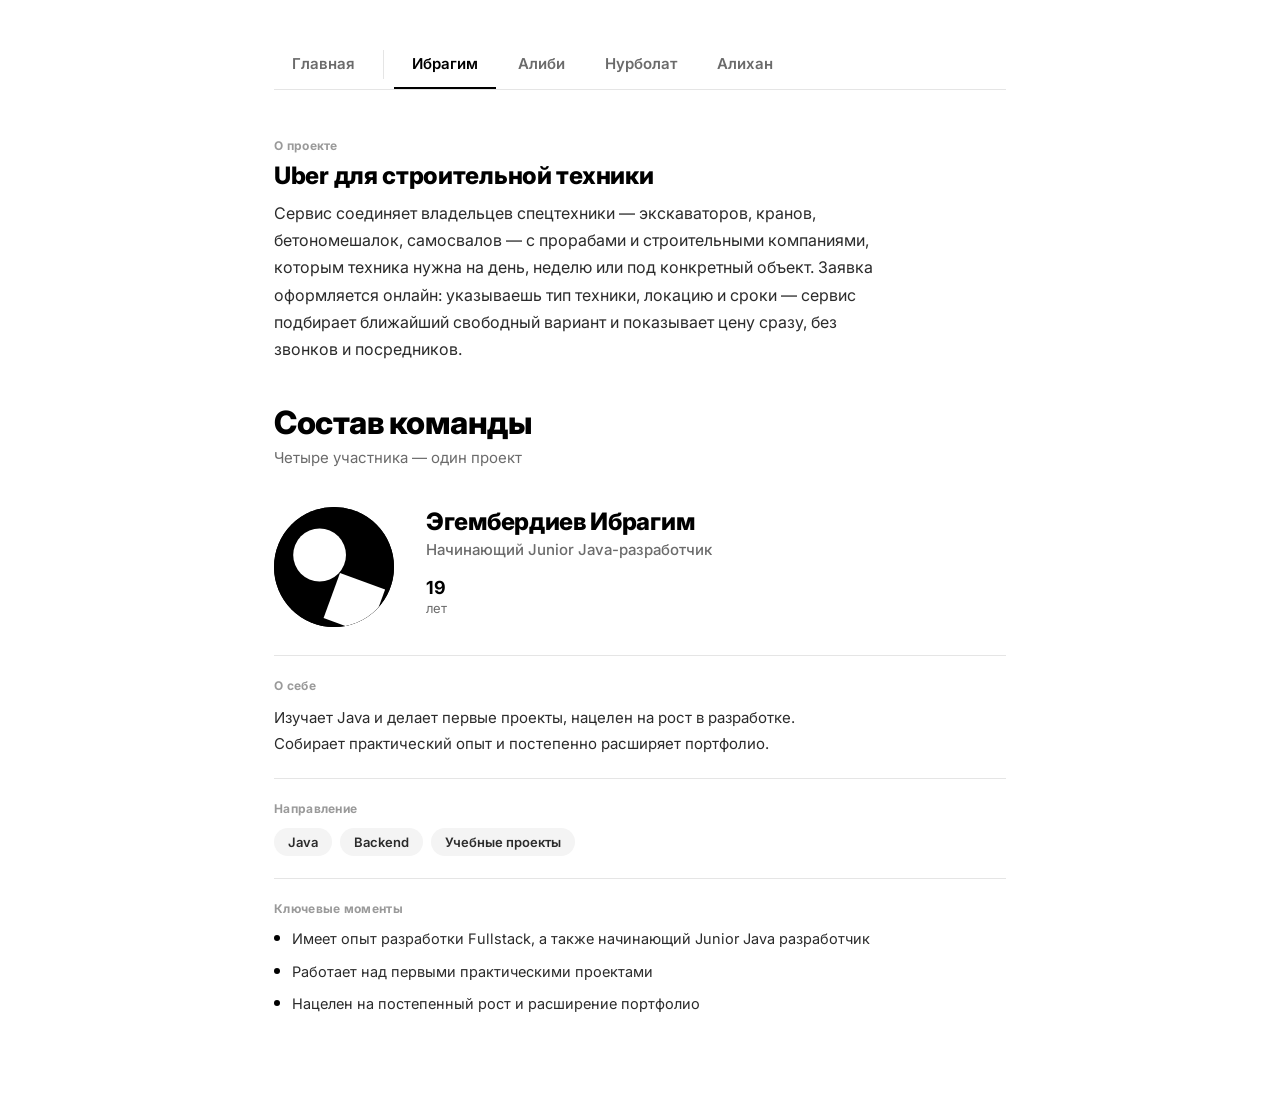
<file: project/resume.html>
<!DOCTYPE html>
<html lang="ru">
<head>
<meta charset="UTF-8">
<meta name="viewport" content="width=device-width, initial-scale=1.0">
<title>Резюме — Состав команды</title>
<link rel="preconnect" href="https://fonts.googleapis.com">
<link rel="preconnect" href="https://fonts.gstatic.com" crossorigin>
<link rel="stylesheet" href="https://fonts.googleapis.com/css2?family=Inter:wght@400;500;600;700;800&display=swap">
<style>
  :root{
    --bg: #ffffff;
    --ink: #000000;
    --ink-soft: #6b6b6b;
    --ink-faint: #9a9a9a;
    --line: #e5e5e5;
    --chip-bg: #f4f4f4;
  }

  *{ box-sizing: border-box; }

  body{
    margin:0;
    background: var(--bg);
    color: var(--ink);
    font-family: 'Inter', -apple-system, sans-serif;
    min-height: 100vh;
  }

  .wrap{
    max-width: 780px;
    margin: 0 auto;
    padding: 40px 24px 80px;
  }

  /* единый navbar: сайт-навигация + участники команды */
  .navbar{
    display: flex;
    align-items: center;
    border-bottom: 1px solid var(--line);
    margin-bottom: 48px;
    overflow-x: auto;
    gap: 4px;
  }

  .navbar a,
  .navbar button{
    background: none;
    border: none;
    border-bottom: 2px solid transparent;
    padding: 14px 18px;
    font-family: 'Inter', sans-serif;
    font-size: 15px;
    font-weight: 600;
    color: var(--ink-soft);
    text-decoration: none;
    cursor: pointer;
    white-space: nowrap;
    transition: color 0.15s ease, border-color 0.15s ease;
  }

  .navbar a:hover,
  .navbar button:hover{
    color: var(--ink);
  }

  .navbar a.active,
  .navbar button.active{
    color: var(--ink);
    border-bottom-color: var(--ink);
  }

  .nav-divider{
    width: 1px;
    align-self: stretch;
    background: var(--line);
    margin: 10px 6px;
    flex-shrink: 0;
  }

  .masthead{
    margin-bottom: 40px;
  }

  .masthead h1{
    font-size: 32px;
    font-weight: 800;
    letter-spacing: -0.5px;
    margin: 0 0 6px 0;
  }

  .masthead p{
    color: var(--ink-soft);
    font-size: 15px;
    margin: 0;
  }

  /* profile panel */
  .panel{
    display: none;
  }

  .panel.active{
    display: block;
    animation: fade 0.2s ease;
  }

  @keyframes fade{
    from{ opacity: 0; transform: translateY(4px); }
    to{ opacity: 1; transform: translateY(0); }
  }

  .profile-head{
    display: grid;
    grid-template-columns: 120px 1fr;
    gap: 32px;
    margin-bottom: 28px;
  }

  .avatar-box{
    width: 120px;
    height: 120px;
    border-radius: 50%;
    overflow: hidden;
    background: #000;
    flex-shrink: 0;
  }

  .avatar-box svg{
    width:100%;
    height:100%;
    display:block;
  }

  .info h2{
    font-size: 24px;
    font-weight: 800;
    letter-spacing: -0.3px;
    margin: 0 0 4px 0;
  }

  .info .role{
    font-size: 15px;
    font-weight: 500;
    color: var(--ink-soft);
    margin-bottom: 18px;
  }

  .info .meta{
    display:flex;
    gap: 28px;
  }

  .info .meta div{
    font-size: 13px;
    color: var(--ink-soft);
  }

  .info .meta strong{
    display:block;
    font-size: 18px;
    font-weight: 700;
    color: var(--ink);
    margin-bottom: 2px;
  }

  /* секции ниже шапки */
  .section{
    padding-top: 22px;
    border-top: 1px solid var(--line);
    margin-bottom: 22px;
  }

  .section h3{
    font-size: 12px;
    font-weight: 700;
    color: var(--ink-faint);
    letter-spacing: 0.3px;
    margin: 0 0 12px 0;
  }

  .bio{
    font-size: 15px;
    line-height: 1.7;
    color: #2b2b2b;
    max-width: 58ch;
    margin: 0;
    font-weight: 400;
  }

  .chips{
    display: flex;
    flex-wrap: wrap;
    gap: 8px;
  }

  .chip{
    display: inline-block;
    padding: 6px 14px;
    border-radius: 999px;
    background: var(--chip-bg);
    font-size: 13px;
    font-weight: 600;
    color: #2b2b2b;
  }

  .highlights{
    list-style: none;
    margin: 0;
    padding: 0;
    display: grid;
    gap: 10px;
  }

  .highlights li{
    position: relative;
    padding-left: 18px;
    font-size: 14.5px;
    line-height: 1.55;
    color: #2b2b2b;
  }

  .highlights li::before{
    content: "";
    position: absolute;
    left: 0;
    top: 7px;
    width: 6px;
    height: 6px;
    border-radius: 50%;
    background: var(--ink);
  }

  .hero{ margin-bottom: 40px; }
  .hero .kicker{ font-size: 12px; font-weight: 700; color: var(--ink-faint); letter-spacing: 0.3px; margin: 0 0 8px; }
  .hero h2{ font-size: 24px; font-weight: 800; letter-spacing: -0.3px; margin: 0 0 10px; }
  .hero p:not(.kicker){ margin: 0; color: #2b2b2b; line-height: 1.7; max-width: 62ch; }

  @media (max-width: 560px){
    .profile-head{ grid-template-columns: 1fr; }
    .avatar-box{ width: 88px; height: 88px; }
    .navbar a, .navbar button{ padding: 12px 14px; font-size: 14px; }
  }
</style>
</head>
<body>

<div class="wrap">

  <nav class="navbar" id="navbar">
    <a href="index.html">Главная</a>
    <div class="nav-divider"></div>
    <button class="active" aria-pressed="true" data-target="p1">Ибрагим</button>
    <button data-target="p2">Алиби</button>
    <button data-target="p3">Нурболат</button>
    <button data-target="p4">Алихан</button>
  </nav>
  <div class="hero">
    <p class="kicker">О проекте</p>
    <h2>Uber для строительной техники</h2>
    <p>Сервис соединяет владельцев спецтехники — экскаваторов, кранов, бетономешалок, самосвалов — с прорабами и строительными компаниями, которым техника нужна на день, неделю или под конкретный объект. Заявка оформляется онлайн: указываешь тип техники, локацию и сроки — сервис подбирает ближайший свободный вариант и показывает цену сразу, без звонков и посредников.</p>
  </div>
  <div class="masthead">
    <h1>Состав команды</h1>
    <p>Четыре участника — один проект</p>
  </div>

  <!-- Ибрагим -->
  <div class="panel active" id="p1">
    <div class="profile-head">
      <div class="avatar-box">
        <svg viewBox="0 0 100 100">
          <rect width="100" height="100" fill="#000"/>
          <circle cx="38" cy="40" r="22" fill="#fff"/>
          <rect x="55" y="55" width="40" height="40" fill="#fff" transform="rotate(20 55 55)"/>
        </svg>
      </div>
      <div class="info">
        <h2>Эгембердиев Ибрагим</h2>
        <div class="role">Начинающий Junior Java-разработчик</div>
        <div class="meta">
          <div><strong>19</strong>лет</div>
        </div>
      </div>
    </div>

    <div class="section">
      <h3>О себе</h3>
      <p class="bio">Изучает Java и делает первые проекты, нацелен на рост в разработке. Собирает практический опыт и постепенно расширяет портфолио.</p>
    </div>

    <div class="section">
      <h3>Направление</h3>
      <div class="chips">
        <span class="chip">Java</span>
        <span class="chip">Backend</span>
        <span class="chip">Учебные проекты</span>
      </div>
    </div>

    <div class="section">
      <h3>Ключевые моменты</h3>
      <ul class="highlights">
        <li>Имеет опыт разработки Fullstack, а также начинающий Junior Java разработчик</li>
        <li>Работает над первыми практическими проектами</li>
        <li>Нацелен на постепенный рост и расширение портфолио</li>
      </ul>
    </div>
  </div>

  <!-- Алиби -->
  <div class="panel" id="p2">
    <div class="profile-head">
      <div class="avatar-box">
        <svg viewBox="0 0 100 100">
          <rect width="100" height="100" fill="#000"/>
          <polygon points="50,15 85,80 15,80" fill="#fff"/>
          <circle cx="50" cy="35" r="10" fill="#000"/>
        </svg>
      </div>
      <div class="info">
        <h2>Алиби Тулеугалиев</h2>
        <div class="role">Студент, спортсмен и организатор</div>
        <div class="meta">
          <div><strong>3</strong>курс</div>
        </div>
      </div>
    </div>

    <div class="section">
      <h3>О себе</h3>
      <p class="bio">Бывший капитан областной сборной по волейболу, организатор турниров по армрестлингу и в прошлом участник школьных олимпиад. Амбициозен в учёбе и спорте, а главную ценность видит в том, чтобы быть хорошим сыном для своих родителей.
      Сам из Уральска, ЗКО, поступил в Астану, будущий программист Software engineering!
      </p>
    </div>

    <div class="section">
      <h3>Направление</h3>
      <div class="chips">
        <span class="chip">Волейбол</span>
        <span class="chip">Армрестлинг</span>
        <span class="chip">Организация турниров</span>
        <span class="chip">Олимпиады</span>
      </div>
    </div>

    <div class="section">
      <h3>Достижения и опыт</h3>
      <ul class="highlights">
        <li>Капитан областной сборной по волейболу</li>
        <li>Организатор турниров по армрестлингу</li>
        <li>Участник школьных олимпиад</li>
        <li>Совмещает учёбу, спорт и организаторскую деятельность</li>
      </ul>
    </div>
  </div>

  <!-- Нурболат -->
  <div class="panel" id="p3">
    <div class="profile-head">
      <div class="avatar-box">
        <svg viewBox="0 0 100 100">
          <rect width="100" height="100" fill="#000"/>
          <rect x="20" y="20" width="30" height="30" fill="#fff"/>
          <rect x="55" y="55" width="30" height="30" fill="#fff"/>
        </svg>
      </div>
      <div class="info">
        <h2>Оралов Нурболат</h2>
        <div class="role">Вычислительная техника и ПО</div>
        <div class="meta">
          <div><strong>3</strong>курс, AIU</div>
        </div>
      </div>
    </div>

    <div class="section">
      <h3>О себе</h3>
      <p class="bio">Изучает вычислительную технику и программное обеспечение в Astana International University, развивает техническую базу для будущих проектов в IT.</p>
    </div>

    <div class="section">
      <h3>Направление</h3>
      <div class="chips">
        <span class="chip">Вычислительная техника</span>
        <span class="chip">Программное обеспечение</span>
        <span class="chip">AIU</span>
      </div>
    </div>

    <div class="section">
      <h3>Ключевые моменты</h3>
      <ul class="highlights">
        <li>3 курс, Astana International University</li>
        <li>Специальность — вычислительная техника и ПО</li>
        <li>Развивает техническую базу для будущих IT-проектов</li>
      </ul>
    </div>
  </div>

  <!-- Алихан -->
  <div class="panel" id="p4">
    <div class="profile-head">
      <div class="avatar-box">
        <svg viewBox="0 0 100 100">
          <rect width="100" height="100" fill="#000"/>
          <path d="M15 80 Q50 15 85 80 Z" fill="#fff"/>
        </svg>
      </div>
      <div class="info">
        <h2>Полатов Алихан</h2>
        <div class="role">Предприниматель</div>
        <div class="meta">
          <div><strong>19</strong>лет</div>
        </div>
      </div>
    </div>

    <div class="section">
      <h3>О себе</h3>
      <p class="bio">Я развиваюсь в предпринимательстве и работаю над собственными проектами. Изучаю потребности аудитории, ищу перспективные идеи и проверяю их на практике, чтобы превращать удачные гипотезы в полезные решения.</p>
    </div>

    <div class="section">
      <h3>Направление</h3>
      <div class="chips">
        <span class="chip">Предпринимательство</span>
        <span class="chip">Поиск идей</span>
        <span class="chip">Тестирование гипотез</span>
        <span class="chip">Анализ аудитории</span>
        <span class="chip">Развитие проектов</span>
      </div>
    </div>

    <div class="section">
      <h3>Ключевые моменты</h3>
      <ul class="highlights">
        <li>Развиваю предпринимательское мышление и навыки управления проектами</li>
        <li>Ищу и тестирую идеи для собственных проектов</li>
        <li>Изучаю интересы аудитории и собираю обратную связь</li>
        <li>Улучшаю навыки планирования, презентации и работы с задачами</li>
        <li>Работаю над запуском и развитием собственных инициатив</li>
      </ul>
    </div>

    <div class="section">
      <h3>Цели</h3>
      <p class="bio">Хочу создавать проекты, которые решают реальные задачи людей, развивать их шаг за шагом и собирать вокруг них сильную команду.</p>
    </div>
  </div>

</div>

<script>
  function switchMember(targetId, btn) {
    document.querySelectorAll('.panel').forEach(function(panel){
      panel.classList.remove('active');
    });
    document.querySelectorAll('.navbar button').forEach(function(b){
      b.classList.remove('active');
      b.setAttribute('aria-pressed', 'false');
    });
    document.getElementById(targetId).classList.add('active');
    btn.classList.add('active');
    btn.setAttribute('aria-pressed', 'true');
  }

  document.querySelectorAll('.navbar button').forEach(function(btn){
    btn.addEventListener('click', function(){
      switchMember(btn.getAttribute('data-target'), btn);
    });
  });
</script>

</body>
</html>
</file>
<file: css/style.css>
@import url('https://fonts.googleapis.com/css2?family=Inter:wght@400;500;600;700;800&display=swap');


:root{
  color-scheme: light;
  --bg: #f4f6fc;
  --ink: #17213d;
  --ink-soft: #65708b;
  --ink-faint: #8992a8;
  --line: rgba(91, 106, 151, 0.16);
  --chip-bg: #edf0fa;
  --card-bg: rgba(255, 255, 255, 0.88);
  --accent: #6558f5;
  --accent-hover: #5144df;
  --accent-soft: #eeedff;
  --success: #25aa94;
  --danger: #b42318;
  --gradient: linear-gradient(145deg, #6558f5, #58c3dc);
  --field-bg: color-mix(in srgb, var(--bg) 72%, var(--card-bg));
}

[data-theme="dark"]{
  color-scheme: dark;
  --bg: #0b1020;
  --ink: #f3f5ff;
  --ink-soft: #aab3cf;
  --ink-faint: #7884a5;
  --line: rgba(165, 180, 230, 0.14);
  --chip-bg: #171e35;
  --card-bg: rgba(19, 26, 47, 0.88);
  --accent: #8c83ff;
  --accent-hover: #a49dff;
  --accent-soft: rgba(125, 112, 255, 0.14);
  --success: #53dfc2;
}


*{ box-sizing: border-box; }

body{
  min-height: 100vh;
  margin: 0;
  background:
    radial-gradient(ellipse at 8% 0%, rgba(119, 104, 255, 0.09), transparent 32rem),
    radial-gradient(ellipse at 95% 18%, rgba(65, 191, 218, 0.07), transparent 26rem),
    var(--bg);
  color: var(--ink);
  font-family: 'Inter', -apple-system, BlinkMacSystemFont, 'Segoe UI', sans-serif;
  transition: background-color 0.2s ease, color 0.2s ease;
}

.wrap{
  max-width: 1120px;
  margin: 0 auto;
  padding: 28px 32px 72px;
  text-align: left;
}

button:focus-visible,
input:focus-visible,
select:focus-visible,
a:focus-visible,
.task-card .todo-checkbox-status:focus-within{
  outline: 3px solid color-mix(in srgb, var(--accent) 40%, transparent);
  outline-offset: 2px;
}


.navbar{
  position: sticky;
  top: 12px;
  z-index: 5;
  display: flex;
  align-items: center;
  min-height: 64px;
  gap: 6px;
  padding: 6px 10px;
  margin-bottom: 36px;
  overflow-x: auto;
  border: 1px solid var(--line);
  border-radius: 16px;
  background: var(--card-bg);
  backdrop-filter: blur(18px);
  -webkit-backdrop-filter: blur(18px);
  scrollbar-width: none;
  scroll-behavior: smooth;
}

.navbar::-webkit-scrollbar{ display: none; }

.navbar button{
  padding: 11px 14px;
  border: 0;
  border-radius: 9px;
  background: none;
  color: var(--ink-soft);
  font-family: inherit;
  font-size: 13px;
  font-weight: 600;
  white-space: nowrap;
  cursor: pointer;
  transition: color 0.16s ease, background-color 0.16s ease;
}

.navbar button:hover{
  color: var(--accent);
  background: var(--accent-soft);
}

.navbar button.active{
  color: #fff;
  background: linear-gradient(135deg, #6558f5, #428be8);
  box-shadow: 0 5px 16px rgba(91, 84, 232, 0.22);
}

[data-theme="dark"] .navbar button.active{ color: #17243a; }

.nav-divider{
  width: 1px;
  align-self: stretch;
  flex-shrink: 0;
  margin: 10px 4px;
  background: var(--line);
}

#member-tabs{
  display: flex;
  align-items: center;
  gap: 4px;
  margin-left: auto;
}

#member-tabs[hidden]{ display: none; }


.page{ display: none; }

.page.active,
.panel.active{
  display: block;
  animation: fade 0.18s ease-out;
}

@keyframes fade{
  from{ opacity: 0; transform: translateY(4px); }
  to{ opacity: 1; transform: translateY(0); }
}

.masthead{
  padding: 8px 0 24px;
  margin-bottom: 22px;
}

.masthead h1{
  margin: 0 0 10px;
  background: linear-gradient(100deg, var(--ink), var(--accent));
  background-clip: text;
  -webkit-text-fill-color: transparent;
  font-size: clamp(28px, 4vw, 38px);
  font-weight: 800;
  letter-spacing: -0.045em;
}

.masthead p{
  margin: 0;
  color: var(--ink-soft);
  font-size: 15px;
  line-height: 1.6;
}


.panel,
.task-box,
.page > .section{
  padding: clamp(20px, 4vw, 34px);
  border: 1px solid var(--line);
  border-radius: 16px;
  background: var(--card-bg);
  backdrop-filter: blur(14px);
}

.panel{ display: none; }

.panel.active,
.task-box,
.page > .section{ box-shadow: 0 18px 60px rgba(31, 48, 92, 0.055); }

[data-theme="dark"] .panel.active,
[data-theme="dark"] .task-box,
[data-theme="dark"] .page > .section{ box-shadow: 0 18px 60px rgba(0, 0, 0, 0.18); }

.task-box{ text-align: left; }


.hero .cta,
.cta-btn{
  display: inline-flex;
  min-height: 44px;
  align-items: center;
  justify-content: center;
  gap: 10px;
  padding: 11px 18px;
  border: 1px solid var(--accent);
  border-radius: 9px;
  background: var(--accent);
  color: #fff;
  font: inherit;
  font-size: 14px;
  font-weight: 700;
  text-decoration: none;
  cursor: pointer;
  transition: background-color 0.16s ease, border-color 0.16s ease, color 0.16s ease;
}

.hero .cta:hover,
.cta-btn:hover{
  border-color: var(--accent-hover);
  background: var(--accent-hover);
  color: #fff;
}

[data-theme="dark"] .hero .cta,
[data-theme="dark"] .cta-btn,
[data-theme="dark"] .hero .cta:hover,
[data-theme="dark"] .cta-btn:hover{ color: #17243a; }

.todo-open-button{
  padding: 8px 11px;
  border: 1px solid var(--line);
  border-radius: 8px;
  background: var(--accent-soft);
  color: var(--accent);
  font: inherit;
  font-size: 12px;
  font-weight: 700;
  cursor: pointer;
}

.todo-open-button:hover{ border-color: var(--accent); }

.todo-open-button:disabled,
.todo-toolbar button:disabled{
  cursor: wait;
  opacity: 0.65;
}


.hero{
  position: relative;
  z-index: 0;
  isolation: isolate;
  display: flex;
  min-height: 390px;
  flex-direction: column;
  align-items: flex-start;
  justify-content: center;
  overflow: hidden;
  padding: clamp(30px, 6vw, 64px);
  margin-bottom: 34px;
  border-radius: 18px;
  background:
    radial-gradient(ellipse at 82% 20%, rgba(92, 211, 237, 0.38), transparent 25%),
    radial-gradient(ellipse at 76% 100%, rgba(148, 91, 255, 0.6), transparent 42%),
    linear-gradient(118deg, #111a38 2%, #25276b 54%, #315ee2 100%);
  color: #fff;
}

.hero::before,
.hero::after{
  position: absolute;
  z-index: -1;
  content: "";
}

.hero::before{
  inset: 0;
  background-image:
    linear-gradient(rgba(255, 255, 255, 0.06) 1px, transparent 1px),
    linear-gradient(90deg, rgba(255, 255, 255, 0.06) 1px, transparent 1px);
  background-size: 38px 38px;
  mask-image: linear-gradient(90deg, transparent, #000 48%, #000);
}

.hero::after{
  top: 12%;
  right: 7%;
  width: clamp(150px, 24vw, 270px);
  height: clamp(150px, 24vw, 270px);
  border-radius: 50%;
  background: linear-gradient(145deg, rgba(150, 243, 255, 0.82), rgba(112, 94, 255, 0.16) 62%, rgba(255, 255, 255, 0.04));
  filter: blur(1px);
  opacity: 0.72;
}

.hero > *{
  position: relative;
  z-index: 1;
}

.hero .kicker{
  display: inline-flex;
  padding: 7px 11px;
  margin: 0 0 20px;
  border: 1px solid rgba(255, 255, 255, 0.22);
  border-radius: 6px;
  background: rgba(255, 255, 255, 0.1);
  color: #d9f8ff;
  backdrop-filter: blur(8px);
  font-size: 12px;
  font-weight: 700;
  letter-spacing: 0.04em;
  text-transform: uppercase;
}

.hero h1{
  max-width: 12ch;
  margin: 0 0 18px;
  color: #fff;
  font-size: clamp(36px, 5vw, 58px);
  font-weight: 800;
  line-height: 1.04;
  letter-spacing: -0.055em;
}

.hero p{
  max-width: 62ch;
  margin: 0 0 32px;
  color: rgba(239, 242, 255, 0.78);
  font-size: 16px;
  line-height: 1.75;
}

.hero .cta{
  border-color: #fff;
  background: #fff;
  color: #262b68;
}

.hero .cta:hover{
  border-color: #dffbff;
  background: #dffbff;
  color: #1a2855;
}

.hero .cta svg{
  width: 16px;
  height: 16px;
  flex-shrink: 0;
}

.roster{
  padding: 26px;
  border: 1px solid var(--line);
  border-radius: 16px;
  background: var(--card-bg);
  backdrop-filter: blur(16px);
}

.roster .label{
  margin: 0 0 18px;
  color: var(--ink);
  font-size: 17px;
  font-weight: 700;
}

.roster-grid{
  display: grid;
  grid-template-columns: repeat(4, minmax(0, 1fr));
  gap: 14px;
}

.roster-item{
  display: block;
  min-height: 190px;
  padding: 12px;
  border: 1px solid var(--line);
  border-radius: 12px;
  background: var(--bg);
  color: inherit;
  font-family: inherit;
  text-align: left;
  text-decoration: none;
  cursor: pointer;
  transition: transform 0.18s ease, border-color 0.18s ease, background-color 0.18s ease;
}

.roster-item:hover{
  transform: translateY(-3px);
  border-color: rgba(101, 88, 245, 0.42);
  background: var(--card-bg);
}

.roster-item .avatar{
  width: 74px;
  height: 74px;
  margin-bottom: 14px;
  overflow: hidden;
  border-radius: 12px;
  background: var(--gradient);
}

.avatar svg,
.avatar-box svg{
  display: block;
  width: 100%;
  height: 100%;
}

.roster-item .name{
  display: block;
  padding-top: 10px;
  border-top: 1px solid var(--line);
  color: var(--ink);
  font-size: 14px;
  font-weight: 600;
  line-height: 1.4;
}


.profile-head{
  display: grid;
  grid-template-columns: 104px 1fr;
  align-items: center;
  gap: 22px;
  padding-bottom: 26px;
  margin-bottom: 28px;
  border-bottom: 1px solid var(--line);
}

.avatar-box{
  width: 104px;
  height: 104px;
  flex-shrink: 0;
  overflow: hidden;
  border: 3px solid var(--card-bg);
  border-radius: 14px;
  outline: 1px solid var(--line);
  background: var(--gradient);
}

.info h2{
  margin: 0 0 4px;
  font-size: 25px;
  font-weight: 800;
  letter-spacing: -0.04em;
}

.info .role{
  margin-bottom: 12px;
  color: var(--ink-soft);
  font-size: 15px;
  font-weight: 500;
}

.info .meta{
  display: flex;
  gap: 28px;
}

.info .meta div{
  color: var(--ink-soft);
  font-size: 13px;
}

.info .meta strong{
  display: block;
  margin-bottom: 2px;
  color: var(--ink);
  font-size: 18px;
  font-weight: 700;
}

.section{
  padding-top: 20px;
  text-align: left;
}

.section + .section{
  margin-top: 8px;
  border-top: 1px solid var(--line);
}

.section h3{
  margin: 0 0 12px;
  color: var(--accent);
  font-size: 12px;
  font-weight: 700;
  letter-spacing: 0.08em;
  text-transform: uppercase;
}

.bio{
  max-width: 58ch;
  margin: 0;
  color: var(--ink-soft);
  font-size: 15px;
  font-weight: 400;
  line-height: 1.7;
}

.chips{
  display: flex;
  flex-wrap: wrap;
  gap: 8px;
}

.chip{
  display: inline-block;
  padding: 7px 12px;
  border: 1px solid var(--line);
  border-radius: 7px;
  background: var(--accent-soft);
  color: var(--accent);
  font-size: 12px;
  font-weight: 600;
}

.highlights{
  display: grid;
  gap: 10px;
  padding: 0;
  margin: 0;
  list-style: none;
}

.highlights li{
  position: relative;
  padding-left: 18px;
  color: var(--ink-soft);
  font-size: 14.5px;
  line-height: 1.55;
}

.highlights li::before{
  position: absolute;
  top: 8px;
  left: 0;
  width: 7px;
  height: 7px;
  border-radius: 2px;
  background: var(--success);
  content: "";
}


.demo-box,
.task1-target,
.old-element,
.new-div,
.output-section,
.table-output,
.table-controls{
  border: 1px solid var(--line);
  border-radius: 10px;
  background: var(--bg);
  color: var(--ink);
}

.demo-box,
.task1-target,
.old-element,
.new-div,
.output-section,
.table-output{ padding: 18px; }

.demo-box.active{
  border-color: rgba(101, 88, 245, 0.42);
  background: var(--accent-soft);
}

.actions{ margin: 18px 0; }

.output-section h3{
  margin: 0 0 10px;
  font-size: 14px;
}

.output-section p{
  margin: 0;
  color: var(--ink-soft);
  line-height: 1.6;
}

.editable-paragraph{
  padding: 14px 16px;
  border-left: 4px solid rgba(101, 88, 245, 0.42);
  border-radius: 0 8px 8px 0;
  background: var(--accent-soft);
  color: var(--ink);
  cursor: pointer;
}

.editable-paragraph.is-changed{
  border-left-color: var(--success);
  color: var(--success);
  font-size: 18px;
}

.task1-create-button{
  padding: 10px 16px;
  margin-top: 14px;
  font-size: 14px;
}

.table-controls{
  display: flex;
  flex-wrap: wrap;
  align-items: center;
  gap: 12px;
  padding: 16px;
  margin-bottom: 20px;
}

.table-controls label{
  display: inline-flex;
  align-items: center;
  gap: 8px;
  color: var(--ink-soft);
  font-size: 13px;
  font-weight: 600;
}

.table-controls input[type="number"],
.table-controls input[type="color"]{
  border: 1px solid var(--line);
  border-radius: 7px;
  background: var(--card-bg);
}

.table-controls input[type="number"]{
  width: 60px;
  min-height: 38px;
  padding: 6px;
  color: var(--ink);
  font: inherit;
}

.table-controls input[type="color"]{
  width: 40px;
  height: 32px;
  padding: 3px;
  cursor: pointer;
}

.table-controls .cta-btn{ padding: 8px 16px; }

.table-container{
  margin-bottom: 20px;
  overflow-x: auto;
}

#table-container table{
  margin: 10px 0;
  overflow: hidden;
  border: 1px solid var(--line);
  border-collapse: collapse;
  border-radius: 8px;
}

#table-container td{
  width: 45px;
  height: 45px;
  border: 1px solid var(--line);
  background-color: var(--card-bg);
  text-align: center;
  cursor: pointer;
  transition: background-color 0.15s ease;
}

#table-container td:hover{ opacity: 0.8; }

.color-stat{
  display: inline-flex;
  align-items: center;
  gap: 4px;
}

.color-stat__swatch{
  width: 12px;
  height: 12px;
  border-radius: 50%;
}


.todo-api-note{
  display: inline-flex;
  align-items: flex-start;
  gap: 8px;
  max-width: 72ch;
  padding: 9px 12px;
  margin-top: 12px !important;
  border: 1px solid var(--line);
  border-radius: 9px;
  background: color-mix(in srgb, var(--card-bg) 78%, var(--accent-soft));
  color: var(--ink-faint) !important;
  font-size: 12px !important;
}

.todo-api-note::before{
  color: var(--accent);
  font-weight: 800;
  content: 'ⓘ';
}

.todo-manager{
  display: grid;
  gap: 20px;
}

#todo-create-form[hidden],
#todo-pagination[hidden]{ display: none; }

.todo-toolbar{
  display: flex;
  align-items: center;
  justify-content: space-between;
  gap: 12px;
  padding-bottom: 18px;
  border-bottom: 1px solid var(--line);
}

.todo-overview{
  display: grid;
  min-width: 0;
  flex: 1;
  gap: 6px;
}

.todo-count{
  margin: 0;
  color: var(--ink);
  font-size: 17px;
  font-weight: 750;
  letter-spacing: -0.02em;
}

.todo-summary{
  margin: 0;
  color: var(--ink-soft);
  font-size: 12px;
  font-variant-numeric: tabular-nums;
}

.todo-progress{
  width: min(100%, 250px);
  height: 6px;
  margin-top: 4px;
  overflow: hidden;
  border-radius: 999px;
  background: var(--chip-bg);
}

.todo-progress span{
  display: block;
  width: 0;
  height: 100%;
  border-radius: inherit;
  background: linear-gradient(90deg, var(--accent), #42b9ca);
  transition: width 0.3s ease;
}

.todo-toolbar-actions{
  display: flex;
  flex-wrap: wrap;
  align-items: center;
  gap: 9px;
}

.todo-toolbar-actions .cta-btn{
  min-height: 42px;
  padding: 9px 14px;
  font-size: 13px;
}

.todo-toolbar-actions .todo-create-toggle{ box-shadow: 0 5px 14px color-mix(in srgb, var(--accent) 24%, transparent); }

.todo-create-toggle > span{
  font-size: 20px;
  font-weight: 500;
  line-height: 0.8;
}

.todo-toolbar-actions .todo-refresh-button{
  border-color: var(--line);
  background: var(--card-bg);
  color: var(--ink-soft);
  box-shadow: none;
}

.todo-toolbar-actions .todo-refresh-button:hover{
  border-color: var(--accent);
  background: var(--accent-soft);
  color: var(--accent);
}

.todo-refresh-button svg{
  width: 17px;
  height: 17px;
}

.todo-refresh-button[aria-busy="true"] svg{ animation: todo-refresh-spin 0.9s linear infinite; }

@keyframes todo-refresh-spin{ to{ transform: rotate(360deg); } }


.todo-form,
.todo-actions{
  display: flex;
  flex-wrap: wrap;
  align-items: end;
  gap: 10px;
}

.todo-form label{
  display: grid;
  gap: 5px;
  color: var(--ink-soft);
  font-size: 13px;
}

.todo-form input:not([type="checkbox"]),
.todo-filters input,
.todo-filters select{
  min-width: 0;
  padding: 8px 10px;
  border: 1px solid var(--line);
  border-radius: 8px;
  background: var(--card-bg);
  color: var(--ink);
  font: inherit;
}

.todo-form input:not([type="checkbox"]){ min-width: 180px; }

.todo-form .todo-checkbox-label{
  display: flex;
  align-items: center;
  gap: 10px;
  min-height: 44px;
  padding: 6px 11px;
  border: 1px solid var(--line);
  border-radius: 10px;
  background: var(--card-bg);
  cursor: pointer;
}

.todo-checkbox-status input,
.todo-form .todo-checkbox-label input[type="checkbox"]{
  width: 22px;
  height: 22px;
  flex: 0 0 auto;
  margin: 0;
  accent-color: var(--success);
  cursor: pointer;
}

.todo-form .todo-open-button{ margin: 0 6px 6px 0; }

.todo-create-form{
  align-items: end;
  padding: 18px;
  border: 1px solid var(--line);
  border-radius: 13px;
  background: var(--field-bg);
}

.todo-create-form label[hidden]{ display: none !important; }

.todo-create-form label:first-child{ flex: 1 1 260px; }
.todo-create-form label:nth-child(2){ flex: 0 1 190px; }

.todo-create-form input:not([type="checkbox"]){
  width: 100%;
  min-height: 42px;
}

.todo-create-form .todo-open-button{
  min-height: 40px;
  margin: 0;
}


.todo-filters{
  display: grid;
  grid-template-columns: minmax(0, 1fr) repeat(3, minmax(140px, 190px));
  align-items: end;
  gap: 12px;
  padding: 14px;
  border: 1px solid var(--line);
  border-radius: 13px;
  background: var(--field-bg);
  color: var(--ink-soft);
  font-size: 13px;
}

.todo-filters input,
.todo-filters select{ padding: 9px 10px; }

.todo-filter-field{
  display: grid;
  min-width: 0;
  gap: 7px;
}

.todo-filter-field > label{
  color: var(--ink-soft);
  font-size: 11px;
  font-weight: 750;
  letter-spacing: 0.045em;
  text-transform: uppercase;
}

.todo-filter-field select{
  width: 100%;
  min-height: 43px;
  cursor: pointer;
}

.todo-search-control{
  display: flex;
  min-width: 0;
  min-height: 43px;
  align-items: center;
  gap: 9px;
  padding: 0 10px;
  border: 1px solid var(--line);
  border-radius: 9px;
  background: var(--card-bg);
  color: var(--ink-faint);
  transition: border-color 0.15s ease, box-shadow 0.15s ease;
}

.todo-search-control:focus-within{
  border-color: var(--accent);
  box-shadow: 0 0 0 3px color-mix(in srgb, var(--accent) 12%, transparent);
}

.todo-search-control > svg{
  width: 17px;
  height: 17px;
  flex: 0 0 auto;
}

.todo-search-control input{
  width: 100%;
  min-height: 39px;
  padding: 7px 0;
  border: 0 !important;
  outline: none !important;
  background: transparent !important;
  color: var(--ink) !important;
  box-shadow: none !important;
}

.todo-search-control input::-webkit-search-cancel-button{ display: none; }

.todo-search-clear{
  display: inline-grid;
  width: 26px;
  height: 26px;
  flex: 0 0 auto;
  place-items: center;
  padding: 0;
  border: 0;
  border-radius: 7px;
  background: transparent;
  color: var(--ink-faint);
  font: inherit;
  font-size: 20px;
  cursor: pointer;
}

.todo-search-clear:hover{
  background: var(--accent-soft);
  color: var(--accent);
}

.todo-search-clear[hidden]{ display: none; }


.todo-notice{
  margin: 0;
  color: var(--ink-soft);
  font-size: 14px;
}

.todo-notice:empty{ display: none; }

.todo-notice:not(:empty){
  padding: 11px 13px;
  border: 1px solid var(--line);
  border-radius: 9px;
  background: var(--bg);
}

.todo-notice.is-success{
  border-color: color-mix(in srgb, var(--success) 28%, var(--line));
  color: var(--success);
}

.todo-notice.is-error{
  border-color: color-mix(in srgb, var(--danger) 28%, var(--line));
  color: var(--danger);
}

.todo-pagination{
  display: flex;
  align-items: center;
  justify-content: center;
  gap: 14px;
  padding-top: 8px;
  color: var(--ink-soft);
  font-size: 13px;
}


.todo-list{
  display: grid;
  grid-template-columns: repeat(auto-fit, minmax(min(100%, 290px), 1fr));
  gap: 10px;
}

.todo-skeleton{
  min-height: 188px;
  border: 1px solid var(--line);
  border-radius: 14px;
  background: linear-gradient(100deg, var(--card-bg) 35%, var(--chip-bg) 50%, var(--card-bg) 65%);
  background-size: 220% 100%;
  animation: todo-skeleton-shimmer 1.35s ease-in-out infinite;
}

@keyframes todo-skeleton-shimmer{ to{ background-position-x: -220%; } }

.task-card{
  position: relative;
  display: flex;
  min-height: 190px;
  flex-direction: column;
  align-items: flex-start;
  gap: 10px;
  padding: 16px;
  overflow: hidden;
  border: 1px solid var(--line);
  border-radius: 12px;
  background: var(--card-bg);
  transition: border-color 0.18s ease, box-shadow 0.18s ease, transform 0.18s ease;
}

.task-card::before{
  position: absolute;
  inset: 0 auto 0 0;
  width: 3px;
  background: var(--accent);
  opacity: 0;
  transition: opacity 0.18s ease;
  content: '';
}

.task-card:hover{
  transform: translateY(-2px);
  border-color: color-mix(in srgb, var(--accent) 42%, var(--line));
  box-shadow: 0 12px 28px rgba(31, 48, 92, 0.08);
}

.task-card:hover::before{ opacity: 1; }

.task-card.is-completed::before{
  background: var(--success);
  opacity: 1;
}

.task-card-heading-row{
  display: flex;
  width: 100%;
  align-items: center;
  justify-content: space-between;
  gap: 8px;
}

.task-card .task-card-title{
  min-width: 0;
  flex: 1 1 auto;
  margin: 0;
  font-size: 16px;
  line-height: 1.45;
  overflow-wrap: anywhere;
}

.task-card.is-completed .task-card-title{
  color: var(--ink-soft);
  text-decoration: line-through;
  text-decoration-color: color-mix(in srgb, var(--ink-soft) 45%, transparent);
  text-decoration-thickness: 1px;
}

.todo-meta{
  margin: 0;
  color: var(--ink-soft);
  font-size: 12px;
}

.task-card .todo-checkbox-status{
  display: grid;
  width: 44px;
  min-width: 44px;
  height: 44px;
  min-height: 44px;
  flex: 0 0 44px;
  place-items: center;
  padding: 0;
  border: 1px solid transparent;
  border-radius: 50%;
  background: transparent;
  color: var(--ink-soft);
  cursor: pointer;
  transition: border-color 0.15s ease, background-color 0.15s ease;
}

.task-card .todo-checkbox-status:hover{
  border-color: var(--line);
  background: var(--bg);
}

.task-card .todo-checkbox-status.is-complete{ color: var(--success); }

.task-card .todo-checkbox-status.is-pending{
  cursor: wait;
  opacity: 0.72;
}

.todo-checkbox-status input:disabled{
  cursor: default;
  opacity: 1;
}

.todo-checkbox-status.is-pending input:disabled{ cursor: wait; }

.todo-card .todo-actions{
  width: 100%;
  flex-wrap: nowrap;
  align-items: center;
  gap: 8px;
  padding-top: 10px;
  margin-top: auto;
  border-top: 1px solid color-mix(in srgb, var(--line) 78%, transparent);
}

.todo-card .todo-open-button{
  margin: 0;
  padding: 7px 9px;
}

.todo-card .todo-actions .todo-open-button:not(.todo-delete-button){
  min-height: 42px;
  flex: 1 1 auto;
  padding: 7px 12px;
}

.todo-card .todo-open-button.todo-delete-button{
  display: inline-grid;
  width: 42px;
  height: 42px;
  flex: 0 0 42px;
  place-items: center;
  padding: 0;
  border-radius: 9px;
  background: transparent;
  font-size: 22px;
  line-height: 1;
}

.todo-open-button.todo-delete-button{ color: var(--danger); }

.todo-card .todo-open-button.todo-delete-button:hover{
  border-color: color-mix(in srgb, var(--danger) 35%, var(--line));
  background: color-mix(in srgb, var(--danger) 10%, transparent);
}

.todo-assignee{
  display: inline-flex;
  max-width: 100%;
  min-height: 44px;
  align-items: center;
  gap: 9px;
  padding: 4px 10px 4px 4px;
  border: 1px solid transparent;
  border-radius: 999px;
  background: transparent;
  color: var(--ink);
  font: inherit;
  text-align: left;
  cursor: pointer;
  transition: border-color 0.15s ease, background-color 0.15s ease;
}

.todo-assignee:hover{
  border-color: var(--line);
  background: var(--bg);
}

.todo-assignee-avatar{
  display: grid;
  width: 34px;
  height: 34px;
  flex: 0 0 auto;
  place-items: center;
  border: 1px solid var(--line);
  border-radius: 50%;
  background: var(--accent-soft);
  color: var(--accent);
  font-size: 11px;
  font-weight: 800;
  object-fit: cover;
}

.task-card .todo-assignee{
  min-height: 0;
  padding: 0;
  flex: 0 0 auto;
}

.task-card .todo-assignee-avatar{
  width: 44px;
  height: 44px;
  font-size: 14px;
}

.task-card .todo-assignee-name{ display: none; }

.todo-assignee-name{
  overflow: hidden;
  color: var(--ink-soft);
  font-size: 13px;
  font-weight: 650;
  text-overflow: ellipsis;
  white-space: nowrap;
}


.todo-empty-state{
  display: grid;
  min-height: 250px;
  justify-items: center;
  align-content: center;
  gap: 10px;
  padding: 26px;
  border: 1px dashed var(--line);
  border-radius: 14px;
  background: color-mix(in srgb, var(--bg) 65%, var(--card-bg));
  text-align: center;
}

.todo-empty-icon{
  display: grid;
  width: 48px;
  height: 48px;
  place-items: center;
  border-radius: 15px;
  background: var(--accent-soft);
  color: var(--accent);
  font-size: 26px;
  font-weight: 700;
}

.todo-empty-state h2{
  margin: 3px 0 0;
  font-size: 17px;
}

.todo-empty-state p{
  max-width: 38ch;
  margin: 0 0 5px;
  color: var(--ink-soft);
  font-size: 13px;
  line-height: 1.6;
}


.todo-user-dialog,
.todo-detail-dialog{
  width: min(560px, calc(100% - 28px));
  max-height: min(720px, calc(100% - 28px));
  padding: 0;
  overflow: auto;
  border: 1px solid var(--line);
  border-radius: 18px;
  background: var(--card-bg);
  color: var(--ink);
  box-shadow: 0 28px 100px rgba(14, 24, 52, 0.34);
}

.todo-user-dialog::backdrop,
.todo-detail-dialog::backdrop{
  background: rgba(8, 14, 30, 0.6);
  backdrop-filter: blur(4px);
}

.todo-user-dialog-header{
  display: flex;
  align-items: center;
  justify-content: space-between;
  gap: 16px;
  padding: 18px 22px;
  border-bottom: 1px solid var(--line);
}

.todo-user-dialog-header h2{
  margin: 0;
  font-size: 18px;
}

.todo-user-dialog-close{
  display: grid;
  width: 34px;
  height: 34px;
  flex: 0 0 auto;
  place-items: center;
  border: 1px solid var(--line);
  border-radius: 9px;
  background: var(--bg);
  color: var(--ink-soft);
  font: inherit;
  font-size: 24px;
  line-height: 1;
  cursor: pointer;
}

.todo-user-dialog-close:hover{
  border-color: var(--accent);
  color: var(--accent);
}

.todo-user-dialog-content,
.todo-detail-dialog-content{ padding: 22px; }

.todo-detail-content{
  display: grid;
  justify-items: start;
  gap: 14px;
}

.todo-detail-title{
  margin: 0;
  color: var(--ink);
  font-size: 21px;
  line-height: 1.4;
  overflow-wrap: anywhere;
}

.todo-detail-status{
  margin: 0;
  padding: 7px 11px;
  border-radius: 999px;
  background: var(--accent-soft);
  color: var(--accent);
  font-size: 13px;
  font-weight: 700;
}

.todo-detail-status.is-completed{
  background: color-mix(in srgb, var(--success) 12%, var(--card-bg));
  color: var(--success);
}

.todo-detail-actions{
  display: flex;
  width: 100%;
  justify-content: flex-end;
  padding-top: 14px;
  margin-top: 2px;
  border-top: 1px solid var(--line);
}

.todo-dialog-edit-form{
  display: grid;
  align-items: stretch;
  grid-template-columns: 1fr;
  gap: 14px;
}

.todo-dialog-edit-form label{ gap: 7px; }

.todo-dialog-edit-form input:not([type="checkbox"]){
  width: 100%;
  min-width: 0;
  min-height: 44px;
}

.todo-dialog-edit-form .todo-open-button{
  min-height: 42px;
  margin: 0;
}

.todo-dialog-edit-form [type="submit"]{
  border-color: var(--accent);
  background: var(--accent);
  color: #fff;
}

.todo-dialog-edit-form [type="submit"]:hover{ background: var(--accent-hover); }


.user-details{
  display: grid;
  gap: 22px;
}

.user-details-identity{
  display: flex;
  align-items: center;
  gap: 16px;
  min-width: 0;
}

.user-details-identity h2,
.user-details-identity h3{
  margin: 0 0 5px;
  font-size: 23px;
  line-height: 1.25;
  overflow-wrap: anywhere;
}

.user-details--compact .user-details-identity h3{ font-size: 20px; }

.user-details-username{
  margin: 0;
  color: var(--ink-soft);
  font-size: 13px;
}

.user-details-avatar{
  width: 72px;
  height: 72px;
  flex: 0 0 auto;
  border: 1px solid var(--line);
  border-radius: 50%;
  background: var(--accent-soft);
  object-fit: cover;
}

.user-details-list{
  display: grid;
  gap: 0;
  margin: 0;
  border-top: 1px solid var(--line);
}

.user-details-list > div{
  display: grid;
  grid-template-columns: minmax(120px, 0.65fr) minmax(0, 1fr);
  gap: 14px;
  padding: 12px 0;
  border-bottom: 1px solid var(--line);
}

.user-details-list dt{
  color: var(--ink-soft);
  font-size: 13px;
}

.user-details-list dd{
  min-width: 0;
  margin: 0;
  font-size: 14px;
  overflow-wrap: anywhere;
}

.user-profile-link{
  justify-self: start;
  text-align: center;
}

.user-profile-back{
  display: inline-flex;
  margin-bottom: 14px;
  text-decoration: none;
}

.user-profile-content{ min-height: 150px; }

.user-profile-content .user-details{
  max-width: 760px;
  margin: 0 auto;
  gap: 26px;
}

.user-profile-content .user-details-avatar{
  width: 96px;
  height: 96px;
}

.user-profile-content .user-details-list > div{
  grid-template-columns: minmax(170px, 0.55fr) minmax(0, 1fr);
  padding: 15px 0;
}

.user-load-status,
.user-load-error{
  margin: 0;
  color: var(--ink-soft);
  line-height: 1.6;
}

.user-load-error + .todo-open-button{ margin-top: 14px; }

.user-tasks-section{
  max-width: 940px;
  padding-top: 24px;
  margin: 36px auto 0;
  border-top: 1px solid var(--line);
}

.user-tasks-heading{
  display: grid;
  grid-template-columns: repeat(3, minmax(0, 1fr));
  align-items: end;
  gap: 16px;
  margin-bottom: 16px;
}

.user-tasks-heading-copy{
  display: grid;
  min-width: 0;
  grid-column: 1 / -1;
  gap: 4px;
}

.user-tasks-heading > .todo-filter-field{
  width: min(200px, 100%);
  flex: 0 0 auto;
}

.user-task-add-button{
  width: 100%;
  min-height: 43px;
  margin: 0;
  text-align: center;
}

.user-tasks-heading h2,
.user-tasks-error h2{
  margin: 0;
  font-size: 19px;
  letter-spacing: -0.02em;
}

.user-tasks-heading p,
.user-tasks-error p{
  margin: 0;
  color: var(--ink-soft);
  font-size: 12px;
  font-variant-numeric: tabular-nums;
}

.user-tasks-empty{
  margin: 0;
  padding: 20px;
  border: 1px dashed var(--line);
  border-radius: 12px;
  color: var(--ink-soft);
  font-size: 13px;
  text-align: center;
}

.user-tasks-error{
  display: grid;
  justify-items: start;
  gap: 10px;
}

.user-tasks-error .todo-open-button{ margin-top: 3px; }


.todo-user-dialog{ width: min(920px, calc(100% - 28px)); }

.user-modal{
  display: grid;
  grid-template-columns: minmax(0, 300px) minmax(0, 1fr);
  align-items: start;
  gap: 28px;
}

.user-modal .user-details-list > div{
  grid-template-columns: 1fr;
  gap: 2px;
  padding: 10px 0;
}

.user-modal .user-tasks-section{
  max-width: none;
  max-height: min(60vh, 520px);
  padding-top: 0;
  margin: 0;
  overflow: auto;
  border-top: 0;
}

.user-modal .task-card{ min-height: 0; }
.user-modal .task-card .todo-assignee{ display: none; }

@media (max-width: 720px){
  .user-modal{ grid-template-columns: 1fr; }
}


@media (max-width: 760px){
  .wrap{ padding: 16px 16px 48px; }

  .navbar{
    top: 8px;
    margin-bottom: 24px;
    overscroll-behavior-x: contain;
  }

  .navbar button{ flex: 0 0 auto; }

  #member-tabs{ margin-left: 0; }

  .hero{ min-height: 340px; }

  .hero::after{
    top: auto;
    right: -35px;
    bottom: -42px;
  }

  .roster-grid{ grid-template-columns: repeat(2, minmax(0, 1fr)); }

  .profile-head{
    grid-template-columns: 78px 1fr;
    gap: 16px;
  }

  .avatar-box{
    width: 78px;
    height: 78px;
  }

  .todo-toolbar{
    align-items: flex-start;
    flex-direction: column;
  }

  .todo-overview,
  .todo-toolbar-actions{ width: 100%; }

  .todo-toolbar-actions .cta-btn{ flex: 1 1 0; }
}

@media (max-width: 480px){
  .wrap{ padding: 14px 12px 48px; }

  .navbar{
    top: 6px;
    min-height: 52px;
    gap: 2px;
    padding: 4px;
    border-radius: 12px;
  }

  .navbar button{
    padding: 9px 11px;
    font-size: 12px;
  }

  .nav-divider{ margin: 8px 2px; }

  .hero{
    min-height: 360px;
    padding: 28px 22px;
    border-radius: 14px;
  }

  .hero h1{
    max-width: 10ch;
    font-size: 36px;
  }

  .hero::after{
    width: 130px;
    height: 130px;
    opacity: 0.48;
  }

  .roster,
  .panel,
  .task-box,
  .page > .section{ padding: 18px; }

  .table-controls{ align-items: stretch; }
  .table-controls label{ justify-content: space-between; }

  .todo-toolbar-actions{
    display: grid;
    grid-template-columns: minmax(0, 1fr) auto;
  }

  .todo-toolbar-actions .cta-btn{
    min-width: 0;
    padding: 9px 11px;
    font-size: 12px;
  }

  .todo-filters{
    grid-template-columns: 1fr;
    padding: 12px;
  }

  .todo-create-form{
    align-items: stretch;
    padding: 14px;
  }

  .todo-create-form label:nth-child(2){ flex-basis: 100%; }
  .todo-create-form .todo-open-button{ width: 100%; }

  .task-card{ min-height: 0; }

  .todo-user-dialog-header,
  .todo-user-dialog-content{ padding: 16px; }

  .todo-detail-dialog-content{ padding: 17px; }

  .user-details-list > div{
    grid-template-columns: 1fr;
    gap: 4px;
  }

  .user-profile-content .user-details-identity h2{ font-size: 20px; }

  .user-profile-content .user-details-list > div{
    grid-template-columns: 1fr;
    gap: 4px;
  }

  .user-tasks-heading{
    grid-template-columns: 1fr;
    align-items: stretch;
    gap: 6px;
  }

  .user-tasks-heading > .todo-filter-field{ width: 100%; }
}

.todo-create-dialog .todo-create-form{
  margin: 0;
  border: 0;
  border-radius: 0;
  background: transparent;
}

.todo-create-dialog .todo-create-form > button[type="submit"]{ display: none; }

@media (prefers-reduced-motion: reduce){
  *,
  *::before,
  *::after{
    animation-duration: 0.01ms !important;
    scroll-behavior: auto !important;
    transition-duration: 0.01ms !important;
  }
}
</file>
<file: project/css/style.css>
/* Командный проект — стили. Светлая и тёмная темы через [data-theme]. */
:root{--bg:#fff;--ink:#000;--ink-soft:#6b6b6b;--ink-faint:#9a9a9a;--line:#e5e5e5;--chip:#f4f4f4;--card:#fff;--accent:#3b82f6;--ok:#15803d;--err:#dc2626;--btn:#000;--btn-ink:#fff;color-scheme:light}
[data-theme="dark"]{--bg:#0e0e10;--ink:#f5f5f5;--ink-soft:#a1a1a1;--ink-faint:#7a7a7a;--line:#2a2a2e;--chip:#1c1c20;--card:#16161a;--accent:#60a5fa;--ok:#4ade80;--err:#f87171;--btn:#f5f5f5;--btn-ink:#0e0e10;color-scheme:dark}
*{box-sizing:border-box}
[hidden]{display:none!important}
body{margin:0;min-height:100vh;background:var(--bg);color:var(--ink);font:400 15px/1.5 'Inter',-apple-system,'Segoe UI',sans-serif}
:focus-visible{outline:2px solid var(--accent);outline-offset:2px}
button,input,select{font:inherit;color:inherit}
h1,h2,h3,p{margin-top:0}
.wrap{max-width:900px;margin:0 auto;padding:40px 24px 80px}

/* навигация */
.navbar{display:flex;align-items:center;gap:4px;margin-bottom:48px;border-bottom:1px solid var(--line);overflow-x:auto}
#member-tabs{display:flex;align-items:center;gap:4px}
.navbar button{flex-shrink:0;padding:14px 18px;background:none;border:0;border-bottom:2px solid transparent;color:var(--ink-soft);font-weight:600;cursor:pointer;white-space:nowrap;transition:color .15s,border-color .15s}
.navbar button:hover{color:var(--ink)}
.navbar button.active{color:var(--ink);border-bottom-color:var(--ink)}
.nav-divider{flex-shrink:0;align-self:stretch;width:1px;margin:10px 6px;background:var(--line)}

/* страницы */
.page{display:none}
.page.active{display:block;animation:fade .2s ease}
@keyframes fade{from{opacity:0;transform:translateY(4px)}to{opacity:1;transform:none}}
.masthead{margin-bottom:32px}
.masthead h1,.hero h1{margin-bottom:6px;font-size:32px;font-weight:800;letter-spacing:-.5px}
.masthead p{margin-bottom:6px;color:var(--ink-soft)}
.kicker,.label{margin-bottom:8px;color:var(--ink-faint);font-size:12px;font-weight:700;letter-spacing:.3px}
.hero{margin-bottom:48px}
.hero>p:not(.kicker){max-width:62ch;margin-bottom:24px;color:var(--ink-soft);line-height:1.7}
.section{margin-bottom:22px;padding-top:22px;border-top:1px solid var(--line)}
.section h3{margin-bottom:12px;color:var(--ink-faint);font-size:12px;font-weight:700;letter-spacing:.3px}
mark{padding:0 4px;border-radius:4px;background:var(--chip);color:inherit}

/* кнопки */
.cta,.cta-btn,.todo-open-button{display:inline-flex;align-items:center;gap:8px;padding:10px 18px;border:1px solid var(--btn);border-radius:999px;background:var(--btn);color:var(--btn-ink);font-size:14px;font-weight:600;text-decoration:none;cursor:pointer;transition:opacity .15s}
.cta svg{width:16px;height:16px}
.cta-btn svg{width:16px;height:16px}
:is(.cta,.cta-btn,.todo-open-button):hover{opacity:.85}
:is(.cta,.cta-btn,.todo-open-button):disabled{opacity:.4;cursor:not-allowed}

/* команда */
.roster-grid{display:grid;grid-template-columns:repeat(auto-fill,minmax(120px,1fr));gap:16px}
.roster-item{display:flex;flex-direction:column;align-items:center;gap:10px;padding:16px;border:1px solid var(--line);border-radius:16px;background:var(--card);cursor:pointer}
.roster-item:hover{border-color:var(--ink)}
.avatar,.avatar-box{overflow:hidden;border-radius:50%;background:#000;flex-shrink:0}
.avatar{width:72px;height:72px}
.avatar-box{width:120px;height:120px}
.avatar svg,.avatar-box svg{display:block;width:100%;height:100%}
.name{font-weight:600}
.panel{display:none}
.panel.active{display:block;animation:fade .2s ease}
.profile-head{display:grid;grid-template-columns:120px 1fr;gap:32px;margin-bottom:28px}
.info h2{margin-bottom:4px;font-size:24px;font-weight:800;letter-spacing:-.3px}
.role{margin-bottom:18px;color:var(--ink-soft);font-weight:500}
.meta{display:flex;gap:28px;color:var(--ink-soft);font-size:13px}
.meta strong{color:var(--ink);font-size:18px}
.bio{max-width:58ch;margin:0;line-height:1.7}
.chips{display:flex;flex-wrap:wrap;gap:8px}
.chip{padding:6px 14px;border-radius:999px;background:var(--chip);font-size:13px;font-weight:600}
.highlights{display:grid;gap:10px;margin:0;padding:0;list-style:none}
.highlights li{position:relative;padding-left:18px;line-height:1.55}
.highlights li::before{content:"";position:absolute;left:0;top:8px;width:6px;height:6px;border-radius:50%;background:var(--ink)}

/* задания 1–3 */
.task-box{padding:24px;border:1px solid var(--line);border-radius:16px;background:var(--card)}
.task1-target,.task1-old-element{margin-bottom:12px;padding:12px 16px;border-radius:8px;background:var(--chip)}
.task1-create-button{margin-top:16px}
.editable-paragraph{display:inline-block;margin:0 0 4px;cursor:pointer;transition:color .2s,font-size .2s}
.editable-paragraph.is-changed{color:var(--accent);font-size:1.5rem}
.new-div{max-width:900px;margin:0 auto 40px;padding:16px 24px;border:1px dashed var(--ink-faint);border-radius:8px}
body:not([data-page="task1"]) .new-div{display:none}
.demo-box{margin-bottom:16px;padding:20px;border:2px solid var(--line);border-radius:12px;transition:all .2s}
.demo-box.active{border-color:var(--accent);background:color-mix(in srgb,var(--accent) 12%,transparent)}
.output-section{margin-top:20px}
.output-section h3{font-size:14px}
.table-controls{display:flex;flex-wrap:wrap;align-items:center;gap:16px;margin-bottom:20px}
.table-controls input[type=number]{width:72px;padding:6px 8px;border:1px solid var(--line);border-radius:8px;background:var(--bg)}
.table-container{overflow-x:auto}
.table-container table{border-collapse:collapse}
.table-container td{width:48px;height:38px;border:1px solid var(--ink-faint);cursor:pointer}
.color-stat{display:inline-flex;align-items:center;gap:6px}
.color-stat__swatch{width:14px;height:14px;border:1px solid var(--line);border-radius:3px}

/* менеджер задач */
.todo-api-note{font-size:13px}
.todo-toolbar{display:flex;flex-wrap:wrap;justify-content:space-between;gap:16px;margin-bottom:20px}
.todo-overview{flex:1;min-width:220px}
.todo-count{margin-bottom:2px;font-size:18px;font-weight:700}
.todo-summary{margin-bottom:10px;color:var(--ink-soft);font-size:13px}
.todo-progress{height:6px;overflow:hidden;border-radius:999px;background:var(--chip)}
#todo-progress-fill{display:block;width:0;height:100%;background:var(--ok);transition:width .3s}
.todo-toolbar-actions{display:flex;flex-wrap:wrap;align-items:flex-start;gap:8px}
.todo-refresh-button svg{width:16px;height:16px}
.todo-form{display:grid;gap:12px;margin-bottom:20px;padding:16px;border:1px solid var(--line);border-radius:12px}
.todo-form label{display:grid;gap:4px;font-size:13px;color:var(--ink-soft)}
.todo-form input:not([type=checkbox]),.todo-filters select,.todo-search-control input{padding:9px 12px;border:1px solid var(--line);border-radius:8px;background:var(--bg);color:var(--ink)}
.todo-form .todo-checkbox-label{display:flex;align-items:center;gap:8px}
.todo-filters{display:flex;flex-wrap:wrap;gap:16px;margin-bottom:16px}
.todo-filter-field{display:grid;gap:4px;font-size:13px;color:var(--ink-soft)}
.todo-filter-search{flex:1;min-width:220px}
.todo-search-control{position:relative;display:flex;align-items:center}
.todo-search-control svg{position:absolute;left:10px;width:16px;height:16px;color:var(--ink-faint);pointer-events:none}
.todo-search-control input{width:100%;padding-left:34px;padding-right:34px}
.todo-search-clear{position:absolute;right:6px;width:24px;height:24px;border:0;border-radius:50%;background:var(--chip);cursor:pointer}
.todo-notice{min-height:1.5em;margin-bottom:12px;font-size:13px}
.todo-notice.is-error{color:var(--err)}
.todo-notice.is-success{color:var(--ok)}
.todo-list{display:grid;gap:12px}
.todo-card{display:grid;gap:10px;padding:16px;border:1px solid var(--line);border-radius:12px;background:var(--card)}
.todo-card.is-completed .todo-card-title{color:var(--ink-faint);text-decoration:line-through}
.task-card-heading-row{display:grid;grid-template-columns:auto 1fr auto;align-items:center;gap:12px}
.todo-card-title{margin:0;font-size:15px;font-weight:600}
.todo-checkbox-status{display:inline-flex;cursor:pointer}
.todo-checkbox-status input{width:20px;height:20px;cursor:pointer}
.todo-checkbox-status.is-pending{opacity:.5}
.todo-meta{margin:0;color:var(--ink-faint);font-size:12px}
.todo-actions,.todo-detail-actions{display:flex;gap:8px}
.todo-open-button{padding:7px 14px;border-color:var(--line);background:transparent;color:var(--ink)}
.todo-delete-button:hover{border-color:var(--err);color:var(--err)}
.todo-assignee{display:inline-flex;align-items:center;gap:8px;max-width:180px;padding:2px;border:0;background:none;cursor:pointer}
.todo-assignee-avatar{display:inline-flex;align-items:center;justify-content:center;width:28px;height:28px;border-radius:50%;background:var(--chip);object-fit:cover;font-size:11px;font-weight:700;flex-shrink:0}
.todo-assignee-name{overflow:hidden;font-size:13px;text-overflow:ellipsis;white-space:nowrap}
.todo-skeleton{height:110px;border-radius:12px;background:linear-gradient(90deg,var(--chip),var(--line),var(--chip));background-size:200% 100%;animation:shimmer 1.2s infinite}
@keyframes shimmer{to{background-position:-200% 0}}
.todo-empty-state{display:grid;justify-items:center;gap:8px;padding:48px 16px;text-align:center}
.todo-empty-state h2{margin:0;font-size:18px}
.todo-empty-state p{margin:0 0 8px;color:var(--ink-soft)}
.todo-empty-icon{display:grid;place-items:center;width:48px;height:48px;border-radius:50%;background:var(--chip);font-size:20px}
.todo-pagination{display:flex;align-items:center;justify-content:center;gap:16px;margin-top:20px}

/* профиль пользователя и диалоги */
.user-profile-back{margin-bottom:16px}
.user-load-status,.user-tasks-empty{color:var(--ink-soft)}
.user-load-error{color:var(--err)}
.user-details{margin-bottom:24px}
.user-details-identity{display:flex;align-items:center;gap:16px;margin-bottom:16px}
.user-details-identity h2,.user-details-identity h3{margin:0}
.user-details-avatar{width:72px;height:72px;border-radius:50%;background:var(--chip)}
.user-details--compact .user-details-avatar{width:56px;height:56px}
.user-details-username{margin:0;color:var(--ink-soft)}
.user-details-list{display:grid;gap:10px;margin:0 0 16px}
.user-details-list dt{color:var(--ink-faint);font-size:12px}
.user-details-list dd{margin:0}
.user-tasks-heading{display:flex;flex-wrap:wrap;justify-content:space-between;gap:12px;margin-bottom:16px}
.user-tasks-heading h2{margin-bottom:2px;font-size:18px}
.user-tasks-heading p{margin:0;color:var(--ink-soft);font-size:13px}
dialog{width:min(560px,calc(100vw - 32px));max-height:85vh;padding:0;border:1px solid var(--line);border-radius:16px;background:var(--card);color:var(--ink)}
dialog::backdrop{background:rgba(0,0,0,.5)}
.todo-user-dialog{width:min(680px,calc(100vw - 32px))}
.todo-user-dialog-header{position:sticky;top:0;display:flex;align-items:center;justify-content:space-between;padding:16px 20px;border-bottom:1px solid var(--line);background:var(--card)}
.todo-user-dialog-header h2{margin:0;font-size:18px}
.todo-user-dialog-close{width:32px;height:32px;border:0;border-radius:50%;background:var(--chip);font-size:18px;cursor:pointer}
.todo-detail-dialog-content,.todo-user-dialog-content{padding:20px}
.todo-detail-content{display:grid;gap:12px}
.todo-detail-title{margin:0;font-size:18px}
.todo-detail-status{margin:0;font-weight:600;color:var(--accent)}
.todo-detail-status.is-completed{color:var(--ok)}

@media (max-width:560px){
  .wrap{padding:24px 16px 64px}
  .profile-head{grid-template-columns:1fr}
  .avatar-box{width:88px;height:88px}
  .navbar button{padding:12px 14px;font-size:14px}
  .masthead h1,.hero h1{font-size:26px}
}
@media (prefers-reduced-motion:reduce){*{animation:none!important;transition:none!important}}
</file>
